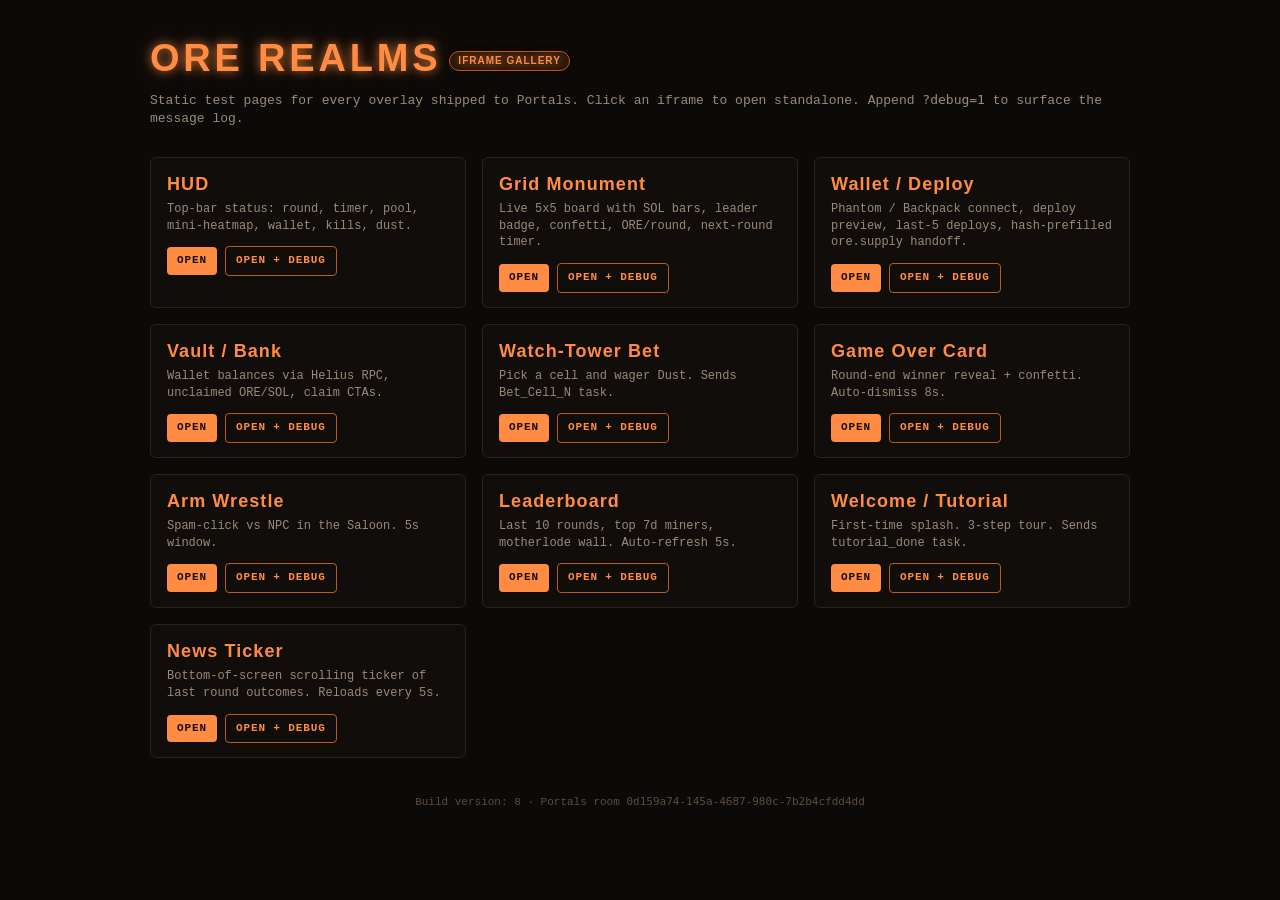
<file: index.html>
<!doctype html>
<html lang="en">
<head>
<meta charset="utf-8">
<meta name="viewport" content="width=device-width,initial-scale=1">
<title>ORE REALMS — Iframe Gallery</title>
<link rel="stylesheet" href="css/hud.css?v=4">
<style>
  body.solid-bg {
    overflow: auto;
    padding: 32px 24px;
  }
  .container {
    max-width: 980px;
    margin: 0 auto;
  }
  h1 {
    font-family: var(--font-display);
    font-size: 38px;
    color: var(--accent-orange);
    text-shadow: var(--glow-orange);
    letter-spacing: 0.1em;
    margin: 0 0 6px 0;
    text-transform: uppercase;
  }
  .sub {
    color: var(--text-dim);
    font-size: 13px;
    margin-bottom: 28px;
  }
  .grid {
    display: grid;
    grid-template-columns: repeat(auto-fill, minmax(260px, 1fr));
    gap: 16px;
  }
  .card {
    background: var(--bg-panel);
    border: 1px solid var(--border-color);
    border-radius: 6px;
    padding: 14px 16px;
    transition: all 0.15s ease;
  }
  .card:hover {
    border-color: var(--accent-orange);
    box-shadow: 0 0 14px rgba(255,140,66,0.25);
    transform: translateY(-2px);
  }
  .card h2 {
    font-family: var(--font-display);
    font-size: 18px;
    margin: 0 0 4px 0;
    color: var(--accent-orange);
    letter-spacing: 0.06em;
  }
  .card p {
    margin: 0 0 12px 0;
    color: var(--text-dim);
    font-size: 12px;
    line-height: 1.4;
  }
  .card .row {
    display: flex;
    gap: 8px;
    flex-wrap: wrap;
  }
  .card a.btn {
    padding: 6px 10px;
    font-size: 11px;
  }
  footer {
    margin-top: 36px;
    color: var(--text-faint);
    font-size: 11px;
    text-align: center;
  }
  .pill {
    display: inline-block;
    padding: 2px 8px;
    background: rgba(255,140,66,0.12);
    color: var(--accent-orange);
    border: 1px solid var(--accent-orange-dim);
    border-radius: 10px;
    font-size: 10px;
    letter-spacing: 0.1em;
    text-transform: uppercase;
    margin-left: 8px;
    vertical-align: middle;
  }
</style>
</head>
<body class="solid-bg">
<div class="container">
  <h1>ORE REALMS<span class="pill">iframe gallery</span></h1>
  <div class="sub">Static test pages for every overlay shipped to Portals. Click an iframe to open standalone. Append <code>?debug=1</code> to surface the message log.</div>

  <div class="grid" id="cards"></div>

  <footer>
    Build version: <span id="ver">…</span> &middot; Portals room <code>0d159a74-145a-4687-980c-7b2b4cfdd4dd</code>
  </footer>
</div>

<script>
  var IFRAMES = [
    { file: 'hud.html',          name: 'HUD',           desc: 'Top-bar status: round, timer, pool, mini-heatmap, wallet, kills, dust.' },
    { file: 'grid.html',         name: 'Grid Monument', desc: 'Live 5x5 board with SOL bars, leader badge, confetti, ORE/round, next-round timer.' },
    { file: 'wallet.html',       name: 'Wallet / Deploy', desc: 'Phantom / Backpack connect, deploy preview, last-5 deploys, hash-prefilled ore.supply handoff.' },
    { file: 'vault.html',        name: 'Vault / Bank',  desc: 'Wallet balances via Helius RPC, unclaimed ORE/SOL, claim CTAs.' },
    { file: 'bet.html',          name: 'Watch-Tower Bet', desc: 'Pick a cell and wager Dust. Sends Bet_Cell_N task.' },
    { file: 'gameover.html?winner=17', name: 'Game Over Card', desc: 'Round-end winner reveal + confetti. Auto-dismiss 8s.' },
    { file: 'arm-wrestle.html',  name: 'Arm Wrestle',   desc: 'Spam-click vs NPC in the Saloon. 5s window.' },
    { file: 'leaderboard.html',  name: 'Leaderboard',   desc: 'Last 10 rounds, top 7d miners, motherlode wall. Auto-refresh 5s.' },
    { file: 'welcome.html',      name: 'Welcome / Tutorial', desc: 'First-time splash. 3-step tour. Sends tutorial_done task.' },
    { file: 'news-ticker.html',  name: 'News Ticker',   desc: 'Bottom-of-screen scrolling ticker of last round outcomes. Reloads every 5s.' }
  ];

  var cards = document.getElementById('cards');
  IFRAMES.forEach(function (it) {
    var d = document.createElement('div');
    d.className = 'card';
    d.innerHTML =
      '<h2>' + it.name + '</h2>' +
      '<p>' + it.desc + '</p>' +
      '<div class="row">' +
      '  <a class="btn" href="' + it.file + '" target="_blank" rel="noopener">Open</a>' +
      '  <a class="btn ghost" href="' + it.file + (it.file.indexOf('?') > -1 ? '&' : '?') + 'debug=1" target="_blank" rel="noopener">Open + debug</a>' +
      '</div>';
    cards.appendChild(d);
  });

  fetch('VERSION?_=' + Date.now()).then(function(r){ return r.text(); }).then(function(t){
    document.getElementById('ver').textContent = (t || '?').trim();
  }).catch(function(){ document.getElementById('ver').textContent = '?'; });
</script>
</body>
</html>
</file>
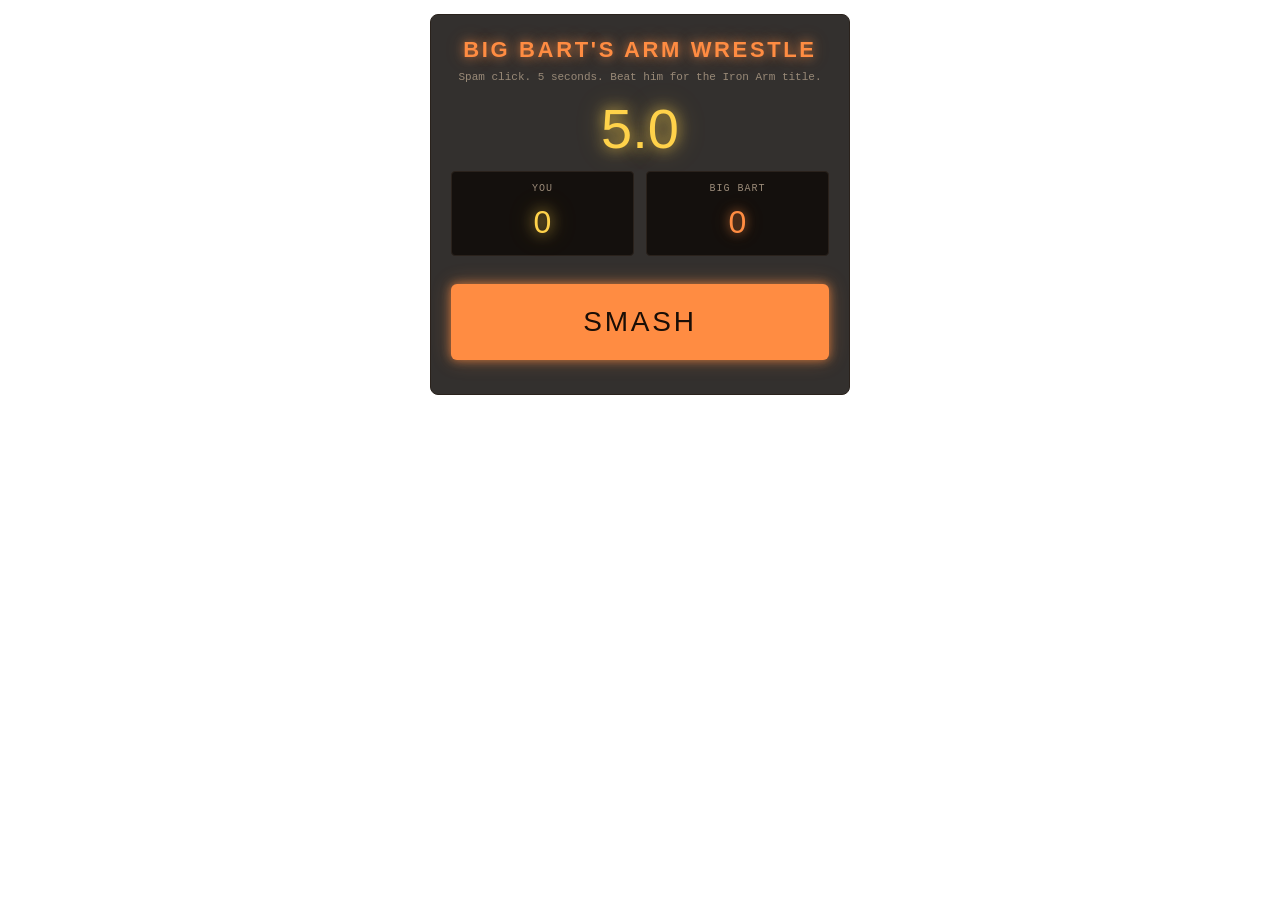
<file: arm-wrestle.html>
<!doctype html>
<html lang="en">
<head>
<meta charset="utf-8">
<meta name="viewport" content="width=device-width,initial-scale=1">
<title>Arm Wrestle — ORE REALMS</title>
<link rel="stylesheet" href="css/hud.css?v=4">
<style>
  body { background: transparent; }
  body.solid-bg { background: var(--bg-obsidian); padding: 20px; }
  .wrap {
    max-width: 420px;
    margin: 14px auto;
    background: var(--bg-panel);
    border: 1px solid var(--border-color);
    border-radius: 8px;
    padding: 20px;
    text-align: center;
    backdrop-filter: blur(8px);
    -webkit-backdrop-filter: blur(8px);
  }
  h2 {
    font-family: var(--font-display);
    color: var(--accent-orange);
    text-shadow: var(--glow-orange);
    font-size: 22px;
    margin: 0 0 4px 0;
    letter-spacing: 0.12em;
    text-transform: uppercase;
  }
  .sub { color: var(--text-dim); font-size: 11px; margin-bottom: 16px; }

  .timer {
    font-family: var(--font-display);
    font-size: 56px;
    color: var(--accent-gold);
    text-shadow: var(--glow-gold);
    line-height: 1;
    margin: 10px 0;
  }
  .timer.urgent { color: var(--accent-red); text-shadow: 0 0 10px var(--accent-red); }

  .scores {
    display: grid;
    grid-template-columns: 1fr 1fr;
    gap: 12px;
    margin: 14px 0;
  }
  .score {
    background: #14100d;
    border: 1px solid var(--border-color);
    border-radius: 4px;
    padding: 10px;
  }
  .score .lbl { font-size: 10px; color: var(--text-dim); letter-spacing: 0.1em; text-transform: uppercase; }
  .score .val { font-family: var(--font-display); font-size: 32px; color: var(--accent-orange); text-shadow: var(--glow-orange); margin-top: 4px; }
  .score.you .val { color: var(--accent-gold); text-shadow: var(--glow-gold); }
  .score.leading { border-color: var(--accent-gold); animation: pulse-bd 0.8s ease-in-out infinite; }
  @keyframes pulse-bd {
    0%,100% { box-shadow: 0 0 0 transparent; }
    50%     { box-shadow: 0 0 12px rgba(255,210,74,0.5); }
  }

  .smash-btn {
    width: 100%;
    padding: 22px;
    background: var(--accent-orange);
    color: #1a0e06;
    border: none;
    border-radius: 6px;
    font-family: var(--font-display);
    font-size: 28px;
    letter-spacing: 0.1em;
    cursor: pointer;
    margin: 14px 0;
    transition: transform 0.05s ease, box-shadow 0.05s ease;
    box-shadow: var(--glow-orange);
  }
  .smash-btn:active { transform: scale(0.96); box-shadow: 0 0 24px var(--accent-gold); background: var(--accent-gold); }
  .smash-btn[disabled] { background: var(--text-faint); color: var(--text-dim); cursor: not-allowed; box-shadow: none; transform: none; }

  .result {
    margin-top: 12px;
    padding: 12px;
    border-radius: 4px;
    font-family: var(--font-display);
    font-size: 20px;
    letter-spacing: 0.08em;
    text-transform: uppercase;
  }
  .result.win  { background: rgba(74,255,138,0.15); color: var(--accent-green); border: 1px solid #2a6a3c; }
  .result.lose { background: rgba(255,58,58,0.15); color: var(--accent-red);   border: 1px solid #6a2a2a; }
  .result.tie  { background: rgba(255,210,74,0.15); color: var(--accent-gold); border: 1px solid #6a5a2a; }
</style>
</head>
<body>
<div class="wrap">
  <h2>Big Bart's Arm Wrestle</h2>
  <div class="sub">Spam click. 5 seconds. Beat him for the Iron Arm title.</div>

  <div class="timer" id="aw-timer">5.0</div>

  <div class="scores">
    <div class="score you" id="aw-you-box"><div class="lbl">You</div><div class="val" id="aw-you">0</div></div>
    <div class="score" id="aw-npc-box"><div class="lbl">Big Bart</div><div class="val" id="aw-npc">0</div></div>
  </div>

  <button class="smash-btn" id="aw-btn">SMASH</button>

  <div class="result hidden" id="aw-result"></div>
</div>

<div id="pb-debug"></div>

<script src="js/portals-bridge.js?v=4"></script>
<script>
  if (location.search.indexOf('debug=1') !== -1) document.body.classList.add('debug');
  if (location.search.indexOf('solid=1') !== -1) document.body.classList.add('solid-bg');

  var elTimer  = document.getElementById('aw-timer');
  var elYou    = document.getElementById('aw-you');
  var elNpc    = document.getElementById('aw-npc');
  var elYouBox = document.getElementById('aw-you-box');
  var elNpcBox = document.getElementById('aw-npc-box');
  var elBtn    = document.getElementById('aw-btn');
  var elResult = document.getElementById('aw-result');

  var DURATION = 5.0; // seconds
  // NPC is tough but beatable. Random clicks-per-second 4..8.
  var NPC_CPS = 4 + Math.random() * 4;

  var state = {
    running: false,
    finished: false,
    startedAt: 0,
    you: 0,
    npc: 0,
    rafId: null
  };

  function setLeading() {
    elYouBox.classList.toggle('leading', state.you > state.npc);
    elNpcBox.classList.toggle('leading', state.npc > state.you);
  }

  function tick() {
    if (!state.running) return;
    var elapsed = (performance.now() - state.startedAt) / 1000;
    var remaining = Math.max(0, DURATION - elapsed);

    // NPC accrues fractionally — round down to integer for display.
    state.npc = Math.floor(NPC_CPS * elapsed);
    elNpc.textContent = state.npc;

    elTimer.textContent = remaining.toFixed(1);
    elTimer.classList.toggle('urgent', remaining < 1.5);

    setLeading();

    if (remaining <= 0) {
      finish();
      return;
    }
    state.rafId = requestAnimationFrame(tick);
  }

  function start() {
    state.running = true;
    state.finished = false;
    state.startedAt = performance.now();
    state.you = 0;
    state.npc = 0;
    elYou.textContent = '0';
    elNpc.textContent = '0';
    elResult.classList.add('hidden');
    elBtn.disabled = false;
    elBtn.textContent = 'SMASH';
    NPC_CPS = 4 + Math.random() * 4;
    PortalsBridge.debugLog('arm-wrestle start, NPC cps=' + NPC_CPS.toFixed(2));
    requestAnimationFrame(tick);
  }

  function finish() {
    state.running = false;
    state.finished = true;
    if (state.rafId) cancelAnimationFrame(state.rafId);
    elBtn.disabled = true;
    elBtn.textContent = 'OVER';
    elTimer.textContent = '0.0';

    var youWon = state.you > state.npc;
    var tied   = state.you === state.npc;

    elResult.classList.remove('hidden', 'win', 'lose', 'tie');
    if (tied) {
      elResult.classList.add('tie');
      elResult.textContent = 'TIE — no title';
    } else if (youWon) {
      elResult.classList.add('win');
      elResult.textContent = 'YOU WIN — Iron Arm earned';
      PortalsBridge.sendRaw('title_ironarm');
      PortalsBridge.sendRaw({ type: 'title_ironarm', winner: 'player', you: state.you, npc: state.npc });
      PortalsBridge.activateTask('ArmWrestle_Player_Win');
    } else {
      elResult.classList.add('lose');
      elResult.textContent = 'BIG BART CRUSHES YOU';
      PortalsBridge.activateTask('ArmWrestle_Npc_Win');
    }
    PortalsBridge.debugLog('arm-wrestle done you=' + state.you + ' npc=' + state.npc);

    // Allow replay
    setTimeout(function () {
      elBtn.disabled = false;
      elBtn.textContent = 'PLAY AGAIN';
    }, 1500);
  }

  function onClick() {
    if (state.finished) {
      start();
      return;
    }
    if (!state.running) {
      start();
    }
    state.you++;
    elYou.textContent = state.you;
    setLeading();
  }

  elBtn.addEventListener('click', onClick);
  // Allow spacebar / enter spam
  document.addEventListener('keydown', function (e) {
    if (e.code === 'Space' || e.code === 'Enter') {
      e.preventDefault();
      onClick();
    }
  });
</script>
</body>
</html>
</file>
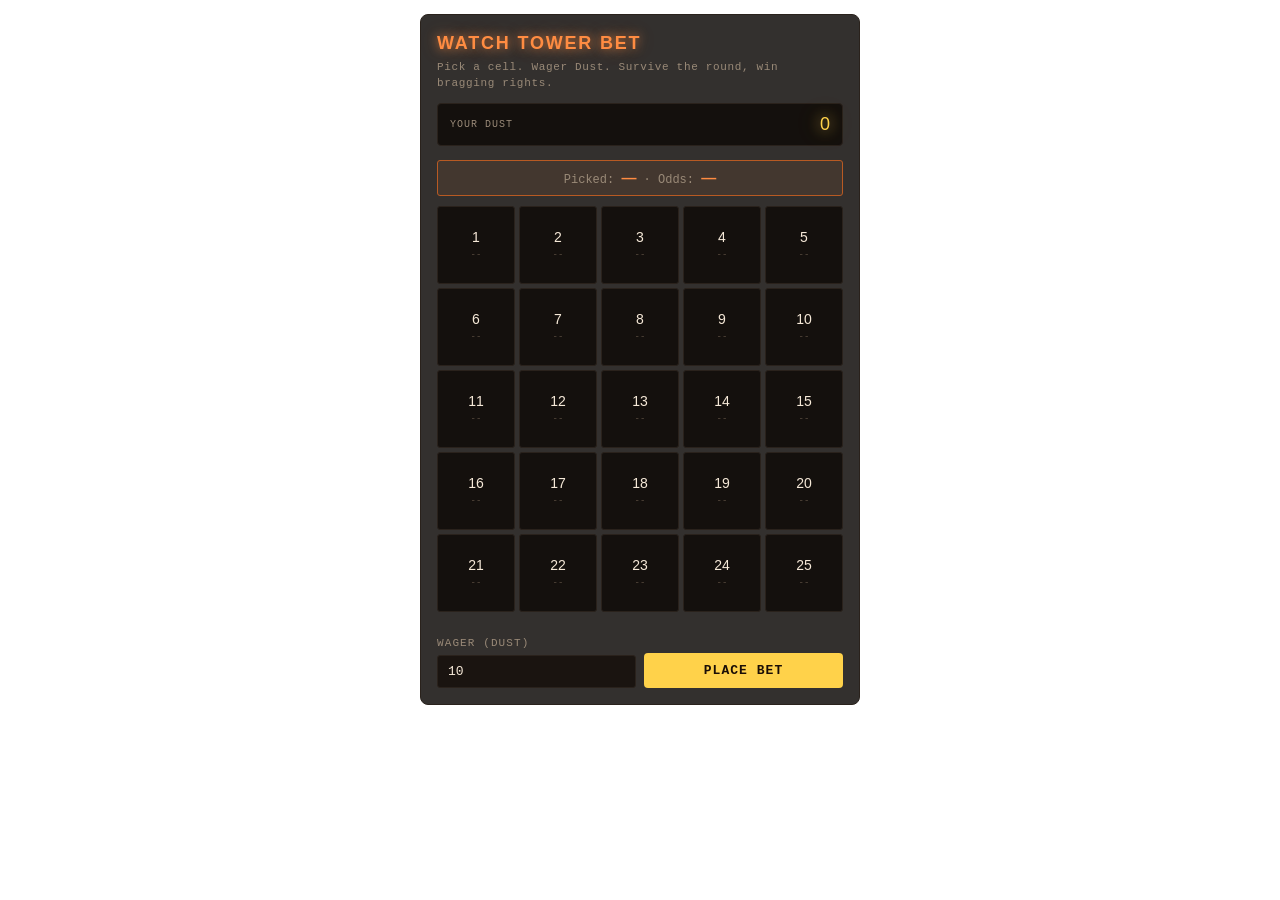
<file: bet.html>
<!doctype html>
<html lang="en">
<head>
<meta charset="utf-8">
<meta name="viewport" content="width=device-width,initial-scale=1">
<title>Watch Tower Bet — ORE REALMS</title>
<link rel="stylesheet" href="css/hud.css?v=4">
<style>
  body { background: transparent; }
  body.solid-bg { background: var(--bg-obsidian); padding: 18px; }
  .wrap {
    max-width: 440px;
    margin: 14px auto;
    background: var(--bg-panel);
    border: 1px solid var(--border-color);
    border-radius: 8px;
    padding: 16px;
    backdrop-filter: blur(8px);
    -webkit-backdrop-filter: blur(8px);
  }
  h2 {
    font-family: var(--font-display);
    color: var(--accent-orange);
    text-shadow: var(--glow-orange);
    font-size: 18px;
    margin: 0 0 4px 0;
    letter-spacing: 0.1em;
    text-transform: uppercase;
  }
  .sub { color: var(--text-dim); font-size: 11px; margin-bottom: 12px; letter-spacing: 0.06em; }

  .dust-bar {
    display: flex; justify-content: space-between; align-items: center;
    background: #14100d;
    border: 1px solid var(--border-color);
    border-radius: 4px;
    padding: 8px 12px;
    margin-bottom: 14px;
  }
  .dust-bar .lbl { font-size: 10px; color: var(--text-dim); letter-spacing: 0.1em; text-transform: uppercase; }
  .dust-bar .val { font-family: var(--font-display); color: var(--accent-gold); font-size: 18px; text-shadow: var(--glow-gold); }

  .bet-grid {
    display: grid;
    grid-template-columns: repeat(5, 1fr);
    gap: 4px;
    margin-bottom: 14px;
  }
  .bet-cell {
    aspect-ratio: 1 / 1;
    background: #14100d;
    border: 1px solid var(--border-color);
    border-radius: 3px;
    display: flex; flex-direction: column; align-items: center; justify-content: center;
    cursor: pointer;
    font-family: var(--font-mono);
    font-size: 12px;
    color: var(--text-dim);
    position: relative;
    transition: all 0.15s ease;
  }
  .bet-cell .idx { font-family: var(--font-display); color: var(--text-primary); font-size: 14px; }
  .bet-cell .odds { font-size: 9px; color: var(--text-faint); margin-top: 2px; }
  .bet-cell:hover { border-color: var(--accent-orange); background: rgba(255,140,66,0.1); }
  .bet-cell.selected {
    background: rgba(255,140,66,0.25);
    border-color: var(--accent-orange);
    box-shadow: 0 0 10px rgba(255,140,66,0.5);
  }
  .bet-cell.selected .idx { color: var(--accent-orange); }
  .bet-cell.hot::after {
    content: '';
    position: absolute;
    top: 2px; right: 2px;
    width: 6px; height: 6px;
    background: var(--accent-orange);
    border-radius: 50%;
    box-shadow: 0 0 6px var(--accent-orange);
  }

  .submit-row { display: grid; grid-template-columns: 1fr 1fr; gap: 8px; align-items: end; }
  .pick-display {
    background: rgba(255,140,66,0.08);
    border: 1px solid var(--accent-orange-dim);
    border-radius: 3px;
    padding: 6px 10px;
    margin-bottom: 10px;
    text-align: center;
    font-size: 12px;
    color: var(--text-dim);
  }
  .pick-display strong { color: var(--accent-orange); font-family: var(--font-display); font-size: 15px; }
  .toast {
    margin-top: 10px;
    padding: 8px;
    background: rgba(74,255,138,0.1);
    color: var(--accent-green);
    border: 1px solid #2a6a3c;
    border-radius: 3px;
    font-size: 11px;
    text-align: center;
  }
</style>
</head>
<body>
<div class="wrap">
  <h2>Watch Tower Bet</h2>
  <div class="sub">Pick a cell. Wager Dust. Survive the round, win bragging rights.</div>

  <div class="dust-bar">
    <span class="lbl">Your Dust</span>
    <span class="val" id="b-dust">0</span>
  </div>

  <div class="pick-display">
    Picked: <strong id="b-pick">—</strong> &middot; Odds: <strong id="b-odds">—</strong>
  </div>

  <div class="bet-grid" id="b-grid"></div>

  <div class="submit-row">
    <div>
      <label for="b-amt">Wager (Dust)</label>
      <input id="b-amt" type="number" min="1" step="1" value="10">
    </div>
    <button class="btn gold" id="b-submit">Place Bet</button>
  </div>

  <div class="toast hidden" id="b-toast"></div>
</div>

<div id="pb-debug"></div>

<script src="js/portals-bridge.js?v=4"></script>
<script src="js/ore-decode.js?v=4"></script>
<script src="js/solana.js?v=4"></script>
<script src="js/ore-client.js?v=4"></script>
<script src="js/sfx.js?v=4"></script>
<script>
  if (location.search.indexOf('debug=1') !== -1) document.body.classList.add('debug');
  if (location.search.indexOf('solid=1') !== -1) document.body.classList.add('solid-bg');

  var elGrid  = document.getElementById('b-grid');
  var elDust  = document.getElementById('b-dust');
  var elPick  = document.getElementById('b-pick');
  var elOdds  = document.getElementById('b-odds');
  var elAmt   = document.getElementById('b-amt');
  var elSubmit = document.getElementById('b-submit');
  var elToast = document.getElementById('b-toast');

  var state = {
    cells: new Array(25).fill(0),
    pickedCell: null, // 1..25
    dust: 0
  };

  // Build cells
  var cellEls = [];
  for (var i = 1; i <= 25; i++) {
    (function (idx) {
      var c = document.createElement('div');
      c.className = 'bet-cell';
      c.innerHTML = '<div class="idx">' + idx + '</div><div class="odds">--</div>';
      c.addEventListener('click', function () { selectCell(idx); });
      elGrid.appendChild(c);
      cellEls.push(c);
    })(i);
  }

  function selectCell(idx) {
    state.pickedCell = idx;
    cellEls.forEach(function (c, i) { c.classList.toggle('selected', (i + 1) === idx); });
    updatePickDisplay();
  }

  function updatePickDisplay() {
    if (!state.pickedCell) {
      elPick.textContent = '—';
      elOdds.textContent = '—';
      return;
    }
    elPick.textContent = 'Cell ' + state.pickedCell;
    var total = state.cells.reduce(function (a, b) { return a + b; }, 0);
    var v = state.cells[state.pickedCell - 1] || 0;
    if (total > 0) {
      var share = v / total;
      var oddsLabel = share > 0
        ? '1 in ' + (share > 0 ? (1 / share).toFixed(1) : '∞')
        : 'long shot';
      elOdds.textContent = oddsLabel;
    } else {
      elOdds.textContent = '—';
    }
  }

  function refreshOdds() {
    var total = state.cells.reduce(function (a, b) { return a + b; }, 0);
    cellEls.forEach(function (c, i) {
      var v = state.cells[i] || 0;
      var oddsEl = c.querySelector('.odds');
      if (total > 0 && v > 0) {
        var pct = (v / total * 100).toFixed(1);
        oddsEl.textContent = pct + '%';
        c.classList.toggle('hot', (v / total) > 0.1);
      } else {
        oddsEl.textContent = '--';
        c.classList.remove('hot');
      }
    });
    updatePickDisplay();
  }

  function showToast(msg, isErr) {
    elToast.textContent = msg;
    elToast.style.background = isErr ? 'rgba(255,58,58,0.15)' : 'rgba(74,255,138,0.1)';
    elToast.style.color = isErr ? 'var(--accent-red)' : 'var(--accent-green)';
    elToast.classList.remove('hidden');
    setTimeout(function () { elToast.classList.add('hidden'); }, 3000);
  }

  elSubmit.addEventListener('click', function () {
    if (!state.pickedCell) { showToast('Pick a cell first.', true); return; }
    var amt = parseInt(elAmt.value, 10);
    if (!amt || amt <= 0) { showToast('Enter wager > 0.', true); return; }
    if (amt > state.dust) { showToast('Not enough Dust.', true); return; }

    PortalsBridge.activateTask('Bet_Cell_' + state.pickedCell);
    PortalsBridge.activateTask('Bet_Placed');
    PortalsBridge.sendRaw({ type: 'bet_placed', cell: state.pickedCell, dust: amt });
    PortalsBridge.debugLog('bet ' + amt + ' dust on cell ' + state.pickedCell);
    showToast('Bet locked in: ' + amt + ' Dust on cell ' + state.pickedCell);
    try { if (window.SFX) SFX.coinDing(); } catch (e) { /* ignore */ }

    // optimistic local debit
    state.dust = Math.max(0, state.dust - amt);
    elDust.textContent = state.dust.toLocaleString();
  });

  // Portals tells us current dust ("dust_120")
  PortalsBridge.onMessage(function (m) {
    if (m.type === 'dust' && m.payload && m.payload[0] != null) {
      var n = Number(m.payload[0]);
      if (isFinite(n)) {
        state.dust = n;
        elDust.textContent = n.toLocaleString();
      }
    }
  });

  // Pull live grid data for odds
  OreClient.startPolling({
    onGrid: function (cells) {
      state.cells = cells.slice(0, 25);
      while (state.cells.length < 25) state.cells.push(0);
      refreshOdds();
    },
    onRound: function (n) {
      PortalsBridge.debugLog('bet round ' + n + ' (clearing pick)');
      state.pickedCell = null;
      cellEls.forEach(function (c) { c.classList.remove('selected'); });
      updatePickDisplay();
    },
    onWinner: function () { /* result handled elsewhere */ }
  });
</script>
</body>
</html>
</file>
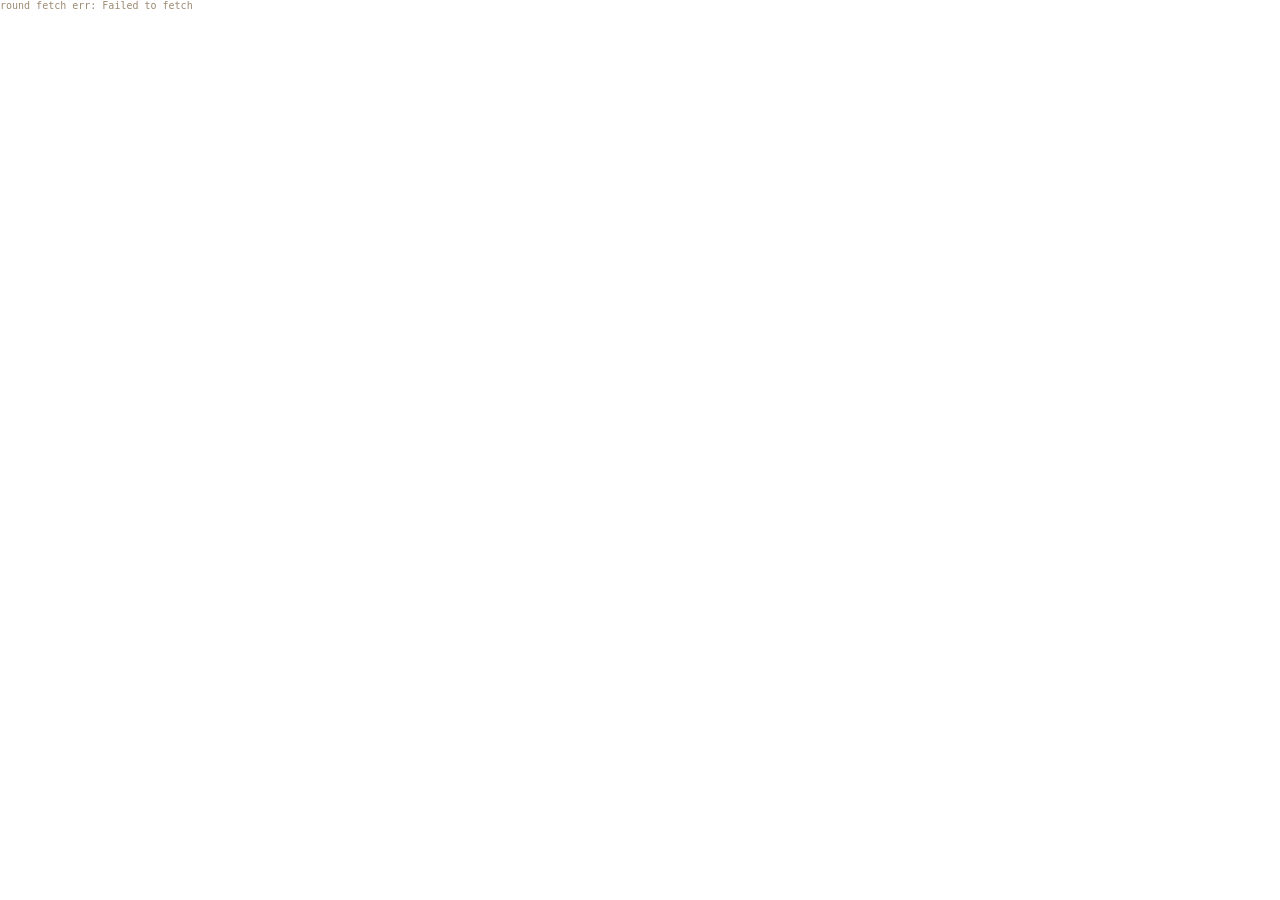
<file: data-bridge.html>
<!doctype html>
<html lang="en">
<head>
<meta charset="utf-8">
<title>ORE Data Bridge</title>
<style>html,body{margin:0;padding:0;background:transparent;color:#9a8a72;font:10px monospace}</style>
</head>
<body>
<div id="status">bridge starting…</div>
<script>
(function(){
  'use strict';

  var API   = 'https://api.ore-stats.com';
  var POLL_ROUND_MS    = 1000;   // /round  — per-cell deployed[], total, miners, slots_remaining (timer source)
  var POLL_PRICES_MS   = 60000;  // /prices — SOL/ORE USD
  var POLL_TREASURY_MS = 60000;  // /treasury — motherlode prize, total staked, etc.
  var SLOT_MS          = 400;    // ~400ms per Solana slot

  var statusEl = document.getElementById('status');
  function log(msg){ try{ statusEl.textContent = msg; console.log('[ore-bridge]', msg); }catch(e){} }

  // Post payload to whoever owns this iframe.
  // We post to parent (displayHtml host), to top, AND to the same-origin sibling iframe
  // "ore_data_holder" which serves as the cross-compartment data channel.
  // Portals' secure-mode JS sandbox can't directly listen to window messages, but it CAN
  // poll the same-origin holder iframe's window.ORE_DATA property via DOM access.
  function post(payload){
    try{ if (parent && parent !== window) parent.postMessage(payload, '*'); }catch(e){}
    try{ if (top    && top    !== window) top.postMessage(payload, '*'); }catch(e){}
    try{
      var siblings = parent && parent.frames;
      if (siblings && siblings.ore_data_holder){
        siblings.ore_data_holder.postMessage(payload, '*');
      }
    } catch(e){}
  }

  var lastRoundId = null;
  var lastCellSol = new Array(25).fill(-1);  // suppress identical re-posts

  // Shared state object — also serialized to window.name as the cross-compartment data channel.
  // Portals' secure sandbox can't receive postMessage (globalThis.onmessage is isolated per compartment),
  // but it CAN read iframe element's name attribute via DOM, which is linked to window.name.
  var BRIDGE_STATE = {
    v: 5,
    ts: 0,
    cells: new Array(25).fill(0),
    miners: new Array(25).fill(0),
    round_id: 0,
    total_deployed: 0,
    round_timer: 0,
    slots_remaining: 0,
    unique_miners: 0,
    last_winner: 0,
    last_winner_round: 0,
    sol_usd: 0,
    ore_usd: 0
  };

  function syncWindowName(){
    try {
      BRIDGE_STATE.ts = (new Date()).getTime();
      window.name = JSON.stringify(BRIDGE_STATE);
    } catch(e){}
  }

  function fetchJson(path){
    return fetch(API + path, { method:'GET', cache:'no-store' })
      .then(function(r){ if(!r.ok) throw new Error('HTTP '+r.status); return r.json(); });
  }

  function tickRound(){
    fetchJson('/round').then(function(j){
      var deployed = Array.isArray(j.deployed) ? j.deployed : [];
      var count    = Array.isArray(j.count)    ? j.count    : [];
      // Per-cell SOL — write to state, and post for legacy postMessage path.
      for (var i = 0; i < 25; i++){
        var sol = (Number(deployed[i]) || 0) / 1e9;
        var rounded = Math.round(sol * 10000) / 10000;   // 4 decimal places of SOL
        BRIDGE_STATE.cells[i]  = rounded;
        BRIDGE_STATE.miners[i] = Number(count[i]) || 0;
        if (rounded !== lastCellSol[i]){
          lastCellSol[i] = rounded;
          post({ kind:'ore_cell', idx:(i+1), sol:rounded, miners:(Number(count[i])||0) });
        }
      }
      // Round-level aggregates
      BRIDGE_STATE.round_id        = Number(j.round_id) || 0;
      BRIDGE_STATE.total_deployed  = (Number(j.total_deployed)||0) / 1e9;
      BRIDGE_STATE.unique_miners   = Number(j.unique_miners) || 0;
      BRIDGE_STATE.slots_remaining = Number(j.slots_remaining) || 0;
      BRIDGE_STATE.round_timer     = Math.max(0, Math.round((Number(j.slots_remaining)||0) * SLOT_MS / 100) / 10);
      post({
        kind: 'ore_round',
        round_id: BRIDGE_STATE.round_id,
        total_deployed: BRIDGE_STATE.total_deployed,
        unique_miners: BRIDGE_STATE.unique_miners,
        slots_remaining: BRIDGE_STATE.slots_remaining,
        round_timer: BRIDGE_STATE.round_timer
      });
      // Round transition detection — look up previous round's winner. API field is "winning_square".
      if (lastRoundId !== null && j.round_id !== lastRoundId){
        var prev = lastRoundId;
        fetchJson('/rounds?per_page=2').then(function(res){
          var rounds = (res && Array.isArray(res.rounds)) ? res.rounds : (Array.isArray(res) ? res : []);
          for (var k = 0; k < rounds.length; k++){
            if (rounds[k] && rounds[k].round_id === prev){
              var winnerCell = Number(rounds[k].winning_square || rounds[k].winner_cell || rounds[k].winning_cell || 0) || 0;
              var motherlodeHit = !!rounds[k].motherlode_hit;
              var topMiner = rounds[k].top_miner || '';
              var totalWinnings = (Number(rounds[k].total_winnings) || 0) / 1e9;
              BRIDGE_STATE.last_winner = winnerCell;
              BRIDGE_STATE.last_winner_round = prev;
              post({ kind:'ore_winner', cell: winnerCell, round: prev, motherlode_hit: motherlodeHit, top_miner: topMiner, total_winnings: totalWinnings });
              syncWindowName();
              break;
            }
          }
        }).catch(function(){});
      }
      lastRoundId = j.round_id;
      syncWindowName();
      log('round '+j.round_id+' pool '+BRIDGE_STATE.total_deployed.toFixed(2)+' SOL  slots '+j.slots_remaining);
    }).catch(function(e){
      log('round fetch err: '+(e && e.message || e));
    });
  }

  function tickPrices(){
    fetchJson('/prices').then(function(j){
      BRIDGE_STATE.sol_usd = Number(j.sol_price_usd) || 0;
      BRIDGE_STATE.ore_usd = Number(j.ore_price_usd) || 0;
      post({
        kind: 'ore_prices',
        sol_usd: BRIDGE_STATE.sol_usd,
        ore_usd: BRIDGE_STATE.ore_usd,
        sol_per_ore: Number(j.sol_per_ore) || 0
      });
      syncWindowName();
    }).catch(function(){});
  }

  function tickTreasury(){
    fetchJson('/treasury').then(function(j){
      // motherlode + total_staked use 1e11 divisor (ORE-scale decimals, not lamports)
      var motherlode  = (Number(j.motherlode) || 0) / 1e11;
      var balance     = (Number(j.balance) || 0) / 1e9;   // balance is SOL lamports
      var totalStaked = (Number(j.total_staked) || 0) / 1e11;
      BRIDGE_STATE.motherlode = motherlode;
      BRIDGE_STATE.treasury_balance = balance;
      BRIDGE_STATE.total_staked = totalStaked;
      post({
        kind: 'ore_treasury',
        motherlode: motherlode,
        balance: balance,
        total_staked: totalStaked
      });
      syncWindowName();
    }).catch(function(){});
  }

  // Kick off immediately, then on intervals.
  tickRound();
  tickPrices();
  tickTreasury();
  setInterval(tickRound,    POLL_ROUND_MS);

  // Fast initial polling for prices and treasury so the parent overlay catches
  // them within seconds of room load, even if it missed the first message.
  // Re-fire every 1s for first 10s, then settle to 60s intervals.
  var __initialBurstCount = 0;
  var __initialBurst = setInterval(function(){
    __initialBurstCount++;
    tickPrices();
    tickTreasury();
    if (__initialBurstCount >= 10) {
      clearInterval(__initialBurst);
      setInterval(tickPrices,   POLL_PRICES_MS);
      setInterval(tickTreasury, POLL_TREASURY_MS);
    }
  }, 1000);

  syncWindowName();
  log('bridge running');
  post({ kind:'ore_bridge_ready', v: 12, ts: (new Date()).toISOString() });
})();
</script>
</body>
</html>
</file>
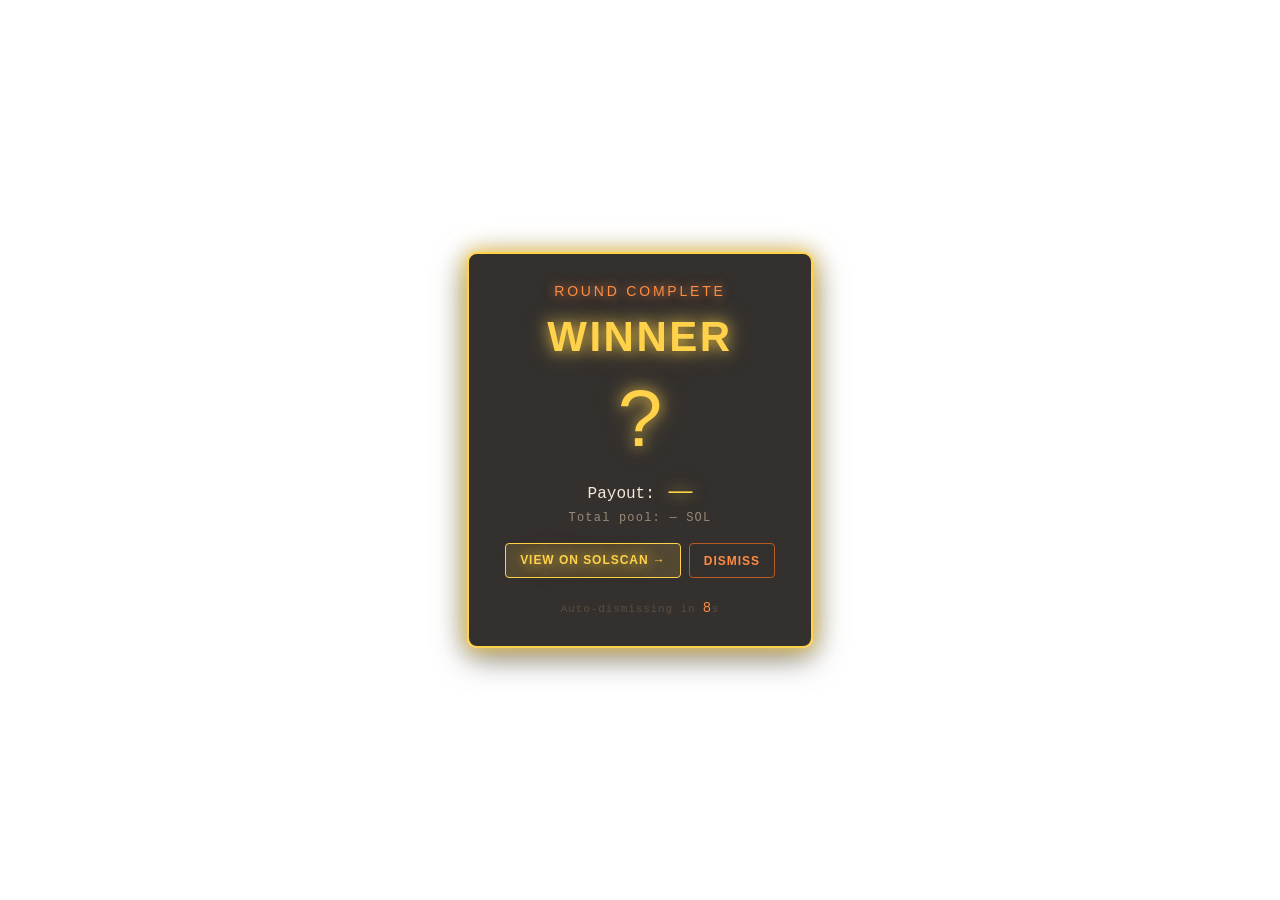
<file: gameover.html>
<!doctype html>
<html lang="en">
<head>
<meta charset="utf-8">
<meta name="viewport" content="width=device-width,initial-scale=1">
<title>Round Result — ORE REALMS</title>
<link rel="stylesheet" href="css/hud.css?v=4">
<style>
  body { background: transparent; }
  body.solid-bg { background: var(--bg-obsidian); }
  .stage {
    position: fixed;
    inset: 0;
    display: flex;
    align-items: center;
    justify-content: center;
    pointer-events: none;
  }
  .card {
    background: var(--bg-panel);
    border: 2px solid var(--accent-gold);
    border-radius: 10px;
    padding: 28px 36px;
    text-align: center;
    box-shadow: var(--glow-gold), 0 8px 32px rgba(0,0,0,0.6);
    pointer-events: auto;
    max-width: 460px;
    animation: card-in 0.5s cubic-bezier(.18,.89,.32,1.28);
    backdrop-filter: blur(8px);
    -webkit-backdrop-filter: blur(8px);
  }
  @keyframes card-in {
    from { transform: scale(0.4) translateY(40px); opacity: 0; }
    to   { transform: scale(1) translateY(0); opacity: 1; }
  }
  .ribbon {
    font-family: var(--font-display);
    color: var(--accent-orange);
    text-shadow: var(--glow-orange);
    font-size: 14px;
    letter-spacing: 0.2em;
    margin-bottom: 6px;
    text-transform: uppercase;
  }
  h1 {
    font-family: var(--font-display);
    color: var(--accent-gold);
    text-shadow: var(--glow-gold);
    font-size: 42px;
    margin: 0 0 10px 0;
    letter-spacing: 0.06em;
    text-transform: uppercase;
  }
  .winner-cell {
    font-family: var(--font-display);
    font-size: 80px;
    color: var(--accent-gold);
    text-shadow: var(--glow-gold);
    line-height: 1;
    margin: 12px 0 14px 0;
  }
  .payout {
    font-family: var(--font-mono);
    font-size: 16px;
    color: var(--text-primary);
    margin: 8px 0 4px 0;
  }
  .payout .val {
    font-family: var(--font-display);
    font-size: 24px;
    color: var(--accent-gold);
    text-shadow: var(--glow-gold);
    margin-left: 4px;
  }
  .pool {
    font-size: 12px;
    color: var(--text-dim);
    letter-spacing: 0.1em;
    margin-top: 4px;
  }
  .dismiss {
    margin-top: 20px;
    font-size: 11px;
    color: var(--text-faint);
    letter-spacing: 0.08em;
  }
  .dismiss .countdown { color: var(--accent-orange); font-family: var(--font-display); font-size: 14px; }

  .actions-row {
    margin-top: 16px;
    display: flex;
    gap: 8px;
    justify-content: center;
    flex-wrap: wrap;
  }
  .actions-row .btn {
    padding: 8px 14px;
    font-size: 12px;
    letter-spacing: 0.08em;
    text-transform: uppercase;
  }
  .actions-row .btn.solscan {
    background: rgba(255,210,74,0.15);
    border: 1px solid var(--accent-gold);
    color: var(--accent-gold);
    text-shadow: var(--glow-gold);
    text-decoration: none;
    border-radius: 4px;
    font-family: var(--font-display);
    cursor: pointer;
    display: inline-block;
  }
  .actions-row .btn.solscan:hover {
    background: rgba(255,210,74,0.3);
    box-shadow: 0 0 12px rgba(255,210,74,0.5);
  }
  .actions-row .btn.dismiss-btn {
    background: transparent;
    border: 1px solid var(--accent-orange-dim);
    color: var(--accent-orange);
    border-radius: 4px;
    font-family: var(--font-display);
    cursor: pointer;
  }
  .actions-row .btn.dismiss-btn:hover {
    background: rgba(255,140,66,0.15);
  }

  /* MOTHERLODE mode */
  .card.motherlode {
    border-color: var(--accent-gold);
    animation: card-in 0.5s cubic-bezier(.18,.89,.32,1.28), motherlode-glow 1s linear infinite;
  }
  @keyframes motherlode-glow {
    0%,100% { box-shadow: 0 0 30px #ff3a3a, 0 0 60px rgba(255,140,66,0.5); }
    25%     { box-shadow: 0 0 30px #ff8c42, 0 0 60px rgba(255,210,74,0.7); }
    50%     { box-shadow: 0 0 30px #ffd24a, 0 0 60px rgba(74,255,138,0.5); }
    75%     { box-shadow: 0 0 30px #b347ff, 0 0 60px rgba(255,58,58,0.6); }
  }

  /* CONFETTI */
  .confetti {
    position: fixed;
    inset: 0;
    overflow: hidden;
    pointer-events: none;
  }
  .conf-piece {
    position: absolute;
    width: 8px;
    height: 14px;
    top: -20px;
    opacity: 0.95;
    transform-origin: center;
    animation: conf-fall linear forwards;
  }
  @keyframes conf-fall {
    0%   { transform: translateY(0) rotate(0deg); }
    100% { transform: translateY(110vh) rotate(720deg); }
  }
</style>
</head>
<body>
<div class="confetti" id="conf"></div>

<div class="stage">
  <div class="card" id="card">
    <div class="ribbon">Round Complete</div>
    <h1 id="r-title">Winner</h1>
    <div class="winner-cell" id="r-cell">--</div>
    <div class="payout">Payout: <span class="val" id="r-payout">—</span></div>
    <div class="pool">Total pool: <span id="r-pool">—</span> SOL</div>
    <div class="actions-row">
      <a class="btn solscan" id="r-solscan" target="_blank" rel="noopener">View on Solscan →</a>
      <button class="btn dismiss-btn" id="r-dismiss-btn" type="button">Dismiss</button>
    </div>
    <div class="dismiss">Auto-dismissing in <span class="countdown" id="r-count">8</span>s</div>
  </div>
</div>

<div id="pb-debug"></div>

<script src="js/portals-bridge.js?v=4"></script>
<script src="js/sfx.js?v=4"></script>
<script>
  if (location.search.indexOf('debug=1') !== -1) document.body.classList.add('debug');
  if (location.search.indexOf('solid=1') !== -1) document.body.classList.add('solid-bg');

  // --- Parse winner from URL ---
  var params = new URLSearchParams(location.search);
  var winnerCell = parseInt(params.get('winner') || '0', 10);
  var motherlode = params.get('motherlode') === '1';
  // Tx signature can be passed as ?txid=<base58 sig> for the Solscan link.
  // If omitted, the button falls back to the program account page.
  var txid = params.get('txid') || params.get('tx') || '';

  var elTitle  = document.getElementById('r-title');
  var elCell   = document.getElementById('r-cell');
  var elPayout = document.getElementById('r-payout');
  var elPool   = document.getElementById('r-pool');
  var elCount  = document.getElementById('r-count');
  var elCard   = document.getElementById('card');
  var elConf   = document.getElementById('conf');
  var elSolscan = document.getElementById('r-solscan');
  var elDismissBtn = document.getElementById('r-dismiss-btn');

  if (winnerCell >= 1 && winnerCell <= 25) {
    elCell.textContent = winnerCell;
  } else {
    elCell.textContent = '?';
  }

  if (motherlode) {
    elTitle.textContent = 'MOTHERLODE!';
    elCard.classList.add('motherlode');
  }

  // Confetti
  var COLORS = ['#ff8c42', '#ffd24a', '#ff3a3a', '#4aff8a', '#42a8ff', '#b347ff'];
  function spawnConfetti(count) {
    for (var i = 0; i < count; i++) {
      var p = document.createElement('div');
      p.className = 'conf-piece';
      p.style.left = (Math.random() * 100) + 'vw';
      p.style.background = COLORS[Math.floor(Math.random() * COLORS.length)];
      p.style.animationDuration = (2.5 + Math.random() * 2.5) + 's';
      p.style.animationDelay = (Math.random() * 0.5) + 's';
      p.style.transform = 'rotate(' + (Math.random() * 360) + 'deg)';
      elConf.appendChild(p);
      // Cleanup
      setTimeout(function (el) { return function () { try { el.remove(); } catch (e) {} }; }(p), 5500);
    }
  }
  spawnConfetti(motherlode ? 320 : 100);
  if (motherlode) {
    // Motherlode confetti boost — extra waves with bigger and longer pieces.
    setTimeout(function () { spawnConfetti(140); }, 500);
    setTimeout(function () { spawnConfetti(140); }, 1000);
    setTimeout(function () { spawnConfetti(120); }, 1600);
    setTimeout(function () { spawnConfetti(100); }, 2400);
  }

  // SFX — fire on load. AudioContext may require user gesture first; SFX
  // module handles that case silently.
  try {
    if (window.SFX) {
      if (motherlode) SFX.motherlodeBang();
      else SFX.winFanfare();
    }
  } catch (e) { /* ignore */ }

  // --- Solscan link ---
  // If we have a tx signature, link to the tx page; otherwise fall back to
  // the ORE program account (which always exists). Mainnet by default.
  var ORE_PROGRAM = 'oreV2ZymfyeXgNgBdqMkumTqqAprVqgBWQfoYkrtKWQ';
  var solscanUrl = txid
    ? ('https://solscan.io/tx/' + encodeURIComponent(txid))
    : ('https://solscan.io/account/' + ORE_PROGRAM);
  elSolscan.href = solscanUrl;
  elSolscan.title = txid ? ('Transaction ' + txid) : 'ORE program account';

  // Manual dismiss — declared here, wired below after `iv` is created.
  var iv = null;
  function manualDismiss() {
    if (iv) { clearInterval(iv); iv = null; }
    PortalsBridge.completeTask('gameover_ready');
    PortalsBridge.activateTask('Gameover_Dismiss');
    PortalsBridge.sendRaw({ type: 'gameover_dismissed', reason: 'manual' });
    elCard.style.transition = 'opacity 0.4s ease, transform 0.4s ease';
    elCard.style.opacity = '0';
    elCard.style.transform = 'scale(0.9)';
  }
  elDismissBtn.addEventListener('click', manualDismiss);

  // Tell Portals we're ready
  PortalsBridge.activateTask('gameover_ready');
  PortalsBridge.sendRaw({ type: 'gameover_ready', winner: winnerCell, motherlode: motherlode });

  // Listen for "scores_<winnerSol>_<totalPool>"
  PortalsBridge.onMessage(function (m) {
    if (m.type === 'scores' && m.payload && m.payload.length >= 2) {
      var winnerSol = Number(m.payload[0]);
      var totalPool = Number(m.payload[1]);
      if (isFinite(winnerSol)) elPayout.textContent = winnerSol.toFixed(3) + ' SOL';
      if (isFinite(totalPool)) elPool.textContent = totalPool.toFixed(3);
    }
  });

  // Auto-dismiss
  var remaining = 8;
  elCount.textContent = remaining;
  iv = setInterval(function () {
    remaining--;
    if (remaining <= 0) {
      clearInterval(iv);
      iv = null;
      PortalsBridge.completeTask('gameover_ready');
      PortalsBridge.activateTask('Gameover_Dismiss');
      PortalsBridge.sendRaw({ type: 'gameover_dismissed', reason: 'timeout' });
      elCard.style.transition = 'opacity 0.4s ease, transform 0.4s ease';
      elCard.style.opacity = '0';
      elCard.style.transform = 'scale(0.9)';
    } else {
      elCount.textContent = remaining;
    }
  }, 1000);
</script>
</body>
</html>
</file>
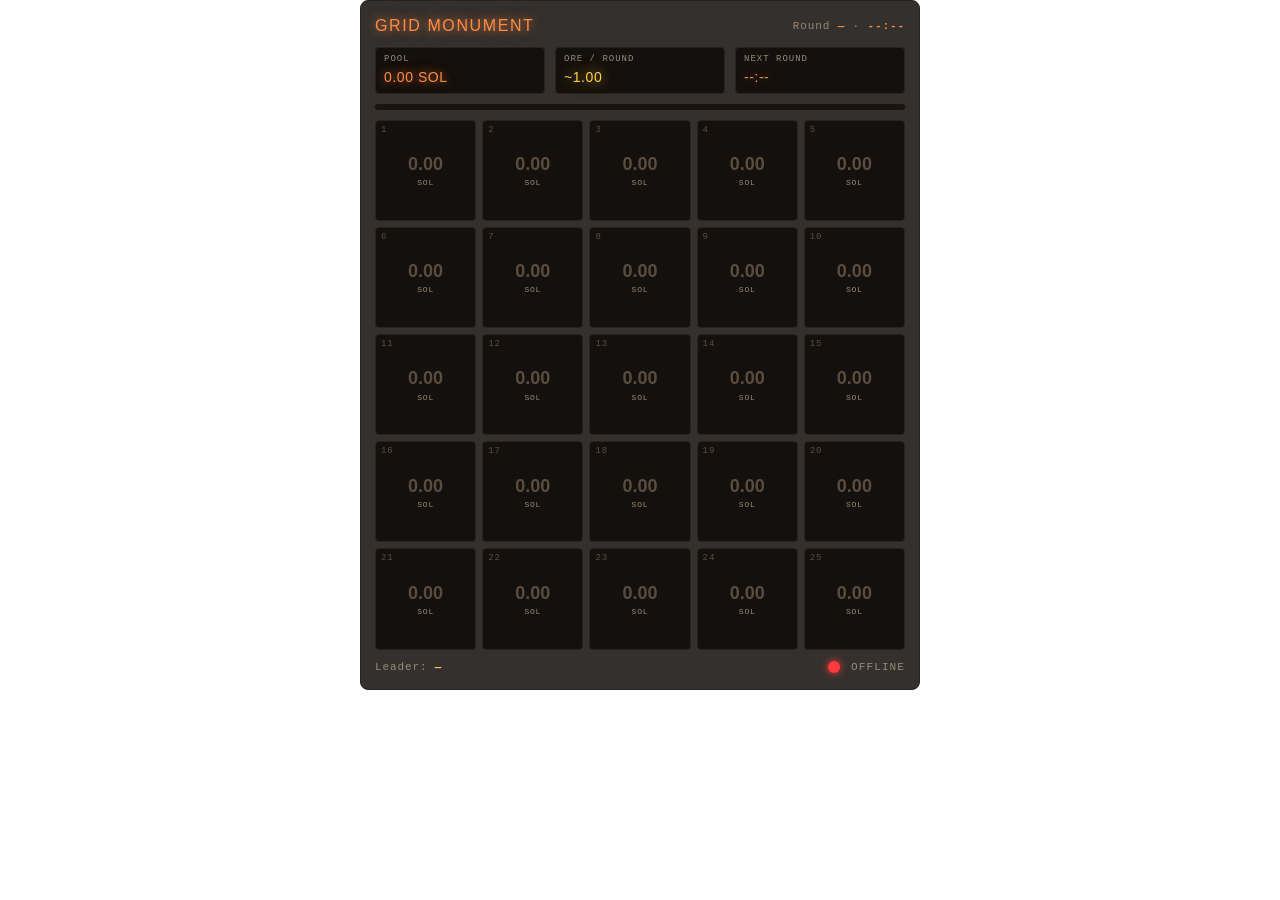
<file: grid.html>
<!doctype html>
<html lang="en">
<head>
<meta charset="utf-8">
<meta name="viewport" content="width=device-width,initial-scale=1">
<title>Grid Monument — ORE REALMS</title>
<link rel="stylesheet" href="css/hud.css?v=4">
<style>
  body { background: transparent; }
  body.solid-bg { background: var(--bg-obsidian); padding: 14px; overflow: auto; }

  .wrap {
    width: 100%;
    max-width: 560px;
    margin: 0 auto;
    background: var(--bg-panel);
    border: 1px solid var(--border-color);
    border-radius: 8px;
    padding: 14px;
    backdrop-filter: blur(8px);
    -webkit-backdrop-filter: blur(8px);
    position: relative;
  }

  .top {
    display: flex; align-items: center; justify-content: space-between;
    margin-bottom: 10px;
  }
  .top .title {
    font-family: var(--font-display);
    color: var(--accent-orange);
    text-shadow: var(--glow-orange);
    font-size: 16px;
    letter-spacing: 0.1em;
  }
  .top .meta {
    font-size: 11px;
    color: var(--text-dim);
    letter-spacing: 0.08em;
  }
  .top .meta strong { color: var(--accent-orange); }

  .header-stats {
    display: flex;
    gap: 10px;
    margin-bottom: 10px;
    font-size: 10px;
    letter-spacing: 0.1em;
    text-transform: uppercase;
    color: var(--text-dim);
  }
  .header-stats .stat {
    flex: 1;
    background: #14100d;
    border: 1px solid var(--border-color);
    border-radius: 4px;
    padding: 5px 8px;
    display: flex;
    flex-direction: column;
    gap: 2px;
  }
  .header-stats .stat .lbl { font-size: 9px; }
  .header-stats .stat .val {
    font-family: var(--font-display);
    font-size: 14px;
    color: var(--accent-orange);
    text-shadow: var(--glow-orange);
    letter-spacing: 0.04em;
  }
  .header-stats .stat .val.gold { color: var(--accent-gold); text-shadow: var(--glow-gold); }
  .header-stats .stat .val.urgent { color: var(--accent-red); animation: pulse-urgent 1s ease-in-out infinite; }

  .timer-row { margin-bottom: 10px; }

  .grid {
    display: grid;
    grid-template-columns: repeat(5, 1fr);
    gap: 6px;
  }

  .cell {
    position: relative;
    aspect-ratio: 1 / 1;
    background: #14100d;
    border: 1px solid #2a221c;
    border-radius: 4px;
    overflow: hidden;
    display: flex;
    flex-direction: column;
    align-items: center;
    justify-content: center;
    transition: box-shadow 0.4s ease, background 0.4s ease, border-color 0.4s ease;
  }
  .cell .idx {
    position: absolute;
    top: 3px;
    left: 5px;
    font-size: 9px;
    color: var(--text-faint);
    letter-spacing: 0.1em;
    z-index: 2;
  }
  .cell .sol {
    font-family: var(--font-display);
    font-size: 18px;
    font-weight: 900;
    color: var(--accent-orange);
    text-shadow: var(--glow-orange);
    z-index: 2;
  }
  .cell .lbl {
    font-size: 8px;
    color: var(--text-dim);
    letter-spacing: 0.1em;
    text-transform: uppercase;
    z-index: 2;
  }
  .cell.empty .sol { color: var(--text-faint); text-shadow: none; }

  /* SOL fill bar at bottom of each cell */
  .cell .fill {
    position: absolute;
    left: 0; right: 0; bottom: 0;
    height: 0%;
    background: linear-gradient(180deg, rgba(255,140,66,0.0) 0%, rgba(255,140,66,0.35) 70%, rgba(255,210,74,0.55) 100%);
    transition: height 0.5s ease;
    z-index: 1;
    pointer-events: none;
  }

  /* Leader badge on cell with the highest SOL this round */
  .cell .leader-badge {
    position: absolute;
    top: 2px;
    right: 3px;
    background: var(--accent-gold);
    color: #1a0e06;
    font-size: 8px;
    font-weight: bold;
    padding: 1px 4px;
    border-radius: 2px;
    letter-spacing: 0.08em;
    display: none;
    z-index: 3;
    box-shadow: 0 0 6px rgba(255,210,74,0.7);
  }
  .cell.leader .leader-badge { display: block; }
  .cell.leader { border-color: var(--accent-gold); }
  .cell.leader .fill {
    background: linear-gradient(180deg, rgba(255,210,74,0.0) 0%, rgba(255,210,74,0.4) 70%, rgba(255,210,74,0.7) 100%);
  }

  .cell.winner {
    background: radial-gradient(circle at center, rgba(255,210,74,0.6), rgba(255,140,66,0.2) 70%, transparent);
    border-color: var(--accent-gold);
    animation: winner-pulse 0.9s ease-in-out infinite;
  }
  .cell.winner .sol { color: var(--accent-gold); text-shadow: var(--glow-gold); }
  @keyframes winner-pulse {
    0%,100% { box-shadow: 0 0 14px var(--accent-gold), 0 0 26px rgba(255,210,74,0.4); }
    50%     { box-shadow: 0 0 26px var(--accent-gold), 0 0 50px rgba(255,210,74,0.7); }
  }

  .cell.motherlode {
    animation: motherlode-pulse 0.8s linear infinite;
    border-color: var(--accent-gold);
  }
  .cell.motherlode .sol { color: white; }
  @keyframes motherlode-pulse {
    0%   { background: #ff3a3a; }
    20%  { background: #ff8c42; }
    40%  { background: #ffd24a; }
    60%  { background: #4aff8a; }
    80%  { background: #42a8ff; }
    100% { background: #b347ff; }
  }

  /* CSS-only confetti burst — appended to the cell when a winner is revealed */
  .confetti-burst {
    position: absolute;
    inset: 0;
    pointer-events: none;
    overflow: visible;
    z-index: 10;
  }
  .confetti-burst .piece {
    position: absolute;
    left: 50%;
    top: 50%;
    width: 6px;
    height: 6px;
    border-radius: 1px;
    transform: translate(-50%, -50%);
    opacity: 0;
    animation: confetti-fly 1.4s ease-out forwards;
  }
  @keyframes confetti-fly {
    0%   { opacity: 1; transform: translate(-50%, -50%) rotate(0deg) scale(1); }
    100% { opacity: 0; transform: translate(calc(-50% + var(--dx)), calc(-50% + var(--dy))) rotate(var(--rot)) scale(0.4); }
  }

  .legend {
    display: flex; justify-content: space-between; align-items: center;
    margin-top: 10px;
    font-size: 11px;
    color: var(--text-dim);
    letter-spacing: 0.08em;
  }
  .legend .src .status-dot { vertical-align: middle; margin-right: 4px; }
  .legend .src .src-name { text-transform: uppercase; letter-spacing: 0.1em; }
  .src-name.live { color: var(--accent-green); }
  .src-name.rpc { color: var(--accent-orange); }
  .src-name.simulated { color: var(--accent-yellow); }
</style>
</head>
<body>
<div class="wrap">
  <div class="top">
    <div class="title">GRID MONUMENT</div>
    <div class="meta">Round <strong id="g-round">—</strong> &middot; <strong id="g-timer">--:--</strong></div>
  </div>

  <div class="header-stats">
    <div class="stat">
      <div class="lbl">Pool</div>
      <div class="val" id="hs-total">0.00 SOL</div>
    </div>
    <div class="stat">
      <div class="lbl">ORE / Round</div>
      <div class="val gold" id="hs-ore">~1.00</div>
    </div>
    <div class="stat">
      <div class="lbl">Next Round</div>
      <div class="val" id="hs-next">--:--</div>
    </div>
  </div>

  <div class="timer-row">
    <div class="timer-bar"><div class="timer-bar-fill" id="g-bar" style="width:0%"></div></div>
  </div>

  <div class="grid" id="g-grid"></div>

  <div class="legend">
    <div>Leader: <strong class="text-gold" id="g-leader">—</strong></div>
    <div class="src">
      <span class="status-dot offline" id="g-dot"></span>
      <span id="g-src" class="src-name">offline</span>
    </div>
  </div>
</div>

<div id="pb-debug"></div>

<script src="js/portals-bridge.js?v=4"></script>
<script src="js/ore-decode.js?v=4"></script>
<script src="js/solana.js?v=4"></script>
<script src="js/ore-client.js?v=4"></script>
<script src="js/sfx.js?v=4"></script>
<script>
  if (location.search.indexOf('debug=1') !== -1) document.body.classList.add('debug');
  if (location.search.indexOf('solid=1') !== -1) document.body.classList.add('solid-bg');

  var ROUND_LENGTH = 60;
  // Per ore-protocol.md: ≈1 ORE/min issuance to the winning square (split by stake).
  var ORE_PER_ROUND = 1.0;

  var CONFETTI_COLORS = ['#ffd24a', '#ff8c42', '#4aff8a', '#42a8ff', '#b347ff', '#ff3a3a'];

  // Build 25 cells
  var gridEl = document.getElementById('g-grid');
  var cellEls = [];
  for (var i = 0; i < 25; i++) {
    var c = document.createElement('div');
    c.className = 'cell empty';
    c.dataset.idx = String(i);
    c.innerHTML =
      '<div class="fill"></div>' +
      '<div class="leader-badge">LEAD</div>' +
      '<div class="idx">' + (i + 1) + '</div>' +
      '<div class="sol">0.00</div>' +
      '<div class="lbl">SOL</div>';
    gridEl.appendChild(c);
    cellEls.push(c);
  }

  var elRound  = document.getElementById('g-round');
  var elTimer  = document.getElementById('g-timer');
  var elBar    = document.getElementById('g-bar');
  var elTotal  = document.getElementById('hs-total');
  var elOreR   = document.getElementById('hs-ore');
  var elNext   = document.getElementById('hs-next');
  var elLeader = document.getElementById('g-leader');
  var elSrc    = document.getElementById('g-src');
  var elDot    = document.getElementById('g-dot');

  var state = {
    round: null,
    winnerCell: null,
    motherlode: false,
    lastReportedRound: -1,
    lastReportedWinner: -1,
    lastTickSec: -1
  };

  function fmtTime(sec) {
    sec = Math.max(0, Math.floor(sec));
    var m = Math.floor(sec / 60);
    var s = sec % 60;
    return (m < 10 ? '0' : '') + m + ':' + (s < 10 ? '0' : '') + s;
  }

  function updateGrid(values) {
    var total = 0;
    var max = 0;
    var maxIdx = -1;
    for (var i = 0; i < values.length; i++) {
      total += values[i];
      if (values[i] > max) { max = values[i]; maxIdx = i; }
    }
    for (var j = 0; j < 25; j++) {
      var v = values[j] || 0;
      var solEl = cellEls[j].querySelector('.sol');
      var fillEl = cellEls[j].querySelector('.fill');
      solEl.textContent = v.toFixed(2);
      cellEls[j].classList.toggle('empty', v < 0.001);
      // Fill bar proportional to share of total pool (not max — more meaningful)
      var share = total > 0 ? (v / total) : 0;
      fillEl.style.height = (Math.min(1, share * 4) * 100).toFixed(1) + '%';
      // Glow proportional to share of max
      var intensity = max > 0 ? (v / max) : 0;
      var glow = Math.round(intensity * 22);
      cellEls[j].style.boxShadow = intensity > 0.05
        ? '0 0 ' + glow + 'px rgba(255,140,66,' + (0.3 + intensity * 0.6).toFixed(2) + ')'
        : 'none';
      cellEls[j].classList.toggle('leader', j === maxIdx && v > 0.001);
    }
    elTotal.textContent = total.toFixed(2) + ' SOL';
    elLeader.textContent = (maxIdx >= 0 && max > 0.001) ? ('Cell ' + (maxIdx + 1) + ' (' + max.toFixed(2) + ')') : '—';
  }

  function applyWinnerStyling() {
    cellEls.forEach(function (c, i) {
      c.classList.remove('winner', 'motherlode');
      if (state.winnerCell && (i + 1) === state.winnerCell) {
        if (state.motherlode) c.classList.add('motherlode');
        else c.classList.add('winner');
        fireConfetti(c);
      }
    });
  }

  function fireConfetti(cellEl) {
    // Pure-CSS confetti — 18 pieces flying out from cell center.
    var old = cellEl.querySelector('.confetti-burst');
    if (old) old.remove();
    var burst = document.createElement('div');
    burst.className = 'confetti-burst';
    for (var k = 0; k < 18; k++) {
      var p = document.createElement('span');
      p.className = 'piece';
      var angle = Math.random() * Math.PI * 2;
      var dist = 30 + Math.random() * 50;
      var dx = Math.cos(angle) * dist;
      var dy = Math.sin(angle) * dist;
      var rot = (Math.random() * 720 - 360) + 'deg';
      var color = CONFETTI_COLORS[k % CONFETTI_COLORS.length];
      p.style.background = color;
      p.style.setProperty('--dx', dx.toFixed(1) + 'px');
      p.style.setProperty('--dy', dy.toFixed(1) + 'px');
      p.style.setProperty('--rot', rot);
      p.style.animationDelay = (Math.random() * 0.15).toFixed(2) + 's';
      burst.appendChild(p);
    }
    cellEl.appendChild(burst);
    // Clean up after animation
    setTimeout(function () { try { burst.remove(); } catch (e) {} }, 1800);
  }

  function resetVisualForNewRound() {
    state.winnerCell = null;
    state.motherlode = false;
    cellEls.forEach(function (c) {
      c.classList.remove('winner', 'motherlode', 'leader');
      c.style.boxShadow = 'none';
      var b = c.querySelector('.confetti-burst');
      if (b) b.remove();
    });
  }

  function setSource(src) {
    var name = src || 'offline';
    elSrc.textContent = name;
    elSrc.className = 'src-name ' + name;
    elDot.className = 'status-dot ' +
      (src === 'live' || src === 'rpc' ? 'connected' : src === 'simulated' ? 'simulated' : 'offline');
  }

  // -------- ORE client wiring --------
  OreClient.startPolling({
    onGrid: function (cells) {
      updateGrid(cells);
    },
    onRound: function (n) {
      if (state.lastReportedRound !== -1 && n !== state.lastReportedRound) {
        resetVisualForNewRound();
        PortalsBridge.activateTask('Round_Reset');
        PortalsBridge.debugLog('round transition ' + state.lastReportedRound + ' -> ' + n + ' (sent Round_Reset)');
      }
      state.lastReportedRound = n;
      state.round = n;
      elRound.textContent = '#' + n;
    },
    onTimer: function (sec) {
      elTimer.textContent = fmtTime(sec);
      elNext.textContent = fmtTime(sec);
      var pct = Math.max(0, Math.min(100, (sec / ROUND_LENGTH) * 100));
      elBar.style.width = pct + '%';
      var urgent = sec <= 10 && sec > 0;
      elBar.classList.toggle('urgent', urgent);
      // also tint header next-timer red in last 10s
      var nextEl = document.getElementById('hs-next');
      if (urgent) nextEl.classList.add('urgent'); else nextEl.classList.remove('urgent');
      // SFX: tick once per second in the final 10 seconds
      var secInt = Math.floor(sec);
      if (urgent && secInt !== state.lastTickSec) {
        state.lastTickSec = secInt;
        try { if (window.SFX) SFX.roundTick(); } catch (e) { /* ignore */ }
      }
      if (!urgent) state.lastTickSec = -1;
    },
    onWinner: function (idx, motherlode) {
      var sig = (state.round || 0) * 100 + idx;
      if (state.lastReportedWinner === sig) return;
      state.lastReportedWinner = sig;

      state.winnerCell = idx;
      state.motherlode = !!motherlode;
      applyWinnerStyling();

      var taskName = 'Round_Reveal_Cell_' + idx;
      PortalsBridge.activateTask(taskName);
      if (motherlode) PortalsBridge.activateTask('Motherlode_Burst');
      PortalsBridge.debugLog('winner ' + idx + (motherlode ? ' MOTHERLODE' : '') + ' -> activated ' + taskName);
      try {
        if (window.SFX) {
          if (motherlode) SFX.motherlodeBang();
          else SFX.winFanfare();
        }
      } catch (e) { /* ignore */ }
    },
    onSource: setSource
  });

  // Listen for any direct grid pushes from Portals as well.
  PortalsBridge.onMessage(function (m) {
    if (m.type === 'grid' && m.payload && m.payload.length >= 25) {
      var values = m.payload.slice(0, 25).map(function (v) { return Number(v) || 0; });
      updateGrid(values);
    }
    if (m.type === 'winner' && m.payload && m.payload[0] != null) {
      var idx = Number(m.payload[0]);
      var ml = (m.payload[1] != null) ? !!Number(m.payload[1]) : false;
      state.winnerCell = idx;
      state.motherlode = ml;
      applyWinnerStyling();
    }
    if (m.type === 'motherlode' && m.payload && m.payload[0]) {
      state.motherlode = !!Number(m.payload[0]);
      applyWinnerStyling();
    }
    if (m.type === 'round' && m.payload && m.payload[0]) {
      elRound.textContent = '#' + Number(m.payload[0]);
    }
  });

  // Static: show ORE/round (this is a protocol constant).
  elOreR.textContent = '~' + ORE_PER_ROUND.toFixed(2);
</script>
</body>
</html>
</file>
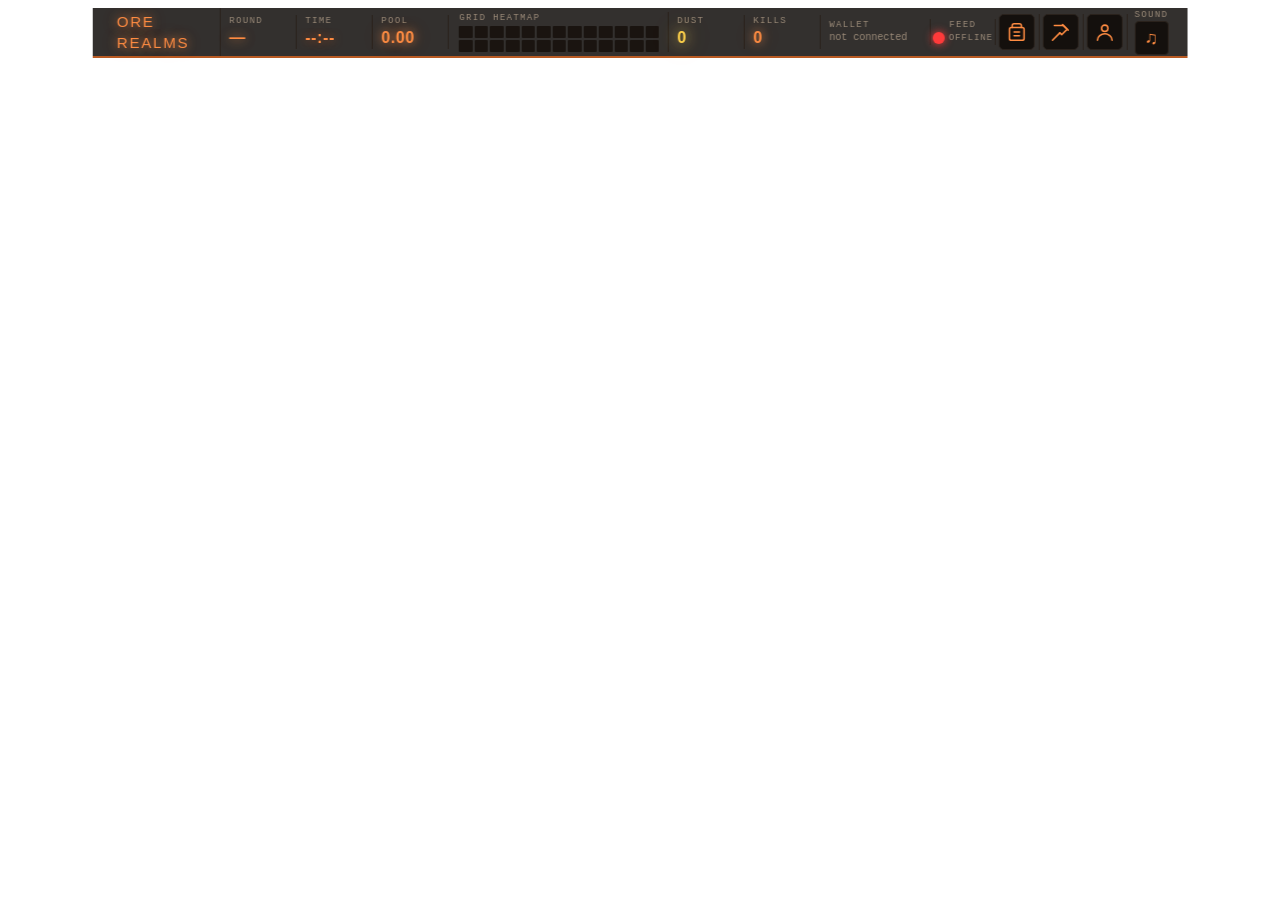
<file: hud.html>
<!doctype html>
<html lang="en">
<head>
<meta charset="utf-8">
<meta name="viewport" content="width=device-width,initial-scale=1">
<title>HUD — ORE REALMS</title>
<link rel="stylesheet" href="css/hud.css?v=8">
<style>
  /* HUD is overlay-style: transparent body, fixed compact bar. */
  body { background: transparent; }
  .hud-wrap {
    position: fixed;
    top: 8px;
    left: 50%;
    transform: translateX(-50%);
    min-width: 1080px;
  }
  .hud-bar {
    height: 50px;
    padding: 0 12px;
  }
  .brand {
    font-family: var(--font-display);
    color: var(--accent-orange);
    text-shadow: var(--glow-orange);
    font-size: 15px;
    letter-spacing: 0.12em;
    padding: 0 12px;
    border-right: 1px solid var(--border-color);
    height: 100%;
    display: flex;
    align-items: center;
  }
  .hud-cell {
    min-width: 76px;
    padding: 0 8px;
  }
  .hud-label { font-size: 9px; }
  .hud-value { font-size: 16px; }
  .conn-cell {
    min-width: 64px;
    align-items: center;
  }
  .conn-cell .conn-row {
    display: flex; align-items: center; gap: 4px;
  }
  .conn-cell .status-text {
    font-size: 9px;
    color: var(--text-dim);
    letter-spacing: 0.1em;
    text-transform: uppercase;
  }
  .status-text.live { color: var(--accent-green); }
  .status-text.rpc { color: var(--accent-orange); }
  .status-text.simulated, .status-text.sim { color: var(--accent-yellow); }

  /* Mini-grid heatmap — 25 dots in 5x5 in 200x40 area */
  .mini-cell-wrap {
    display: flex;
    flex-direction: column;
    align-items: flex-start;
    padding: 0 10px;
    border-right: 1px solid var(--border-color);
    min-width: 220px;
  }
  .mini-grid {
    display: grid;
    grid-template-columns: repeat(13, 1fr);
    grid-template-rows: repeat(2, 1fr);
    gap: 2px;
    width: 200px;
    height: 26px;
    margin-top: 2px;
  }
  /* 25 cells but with 13 cols x 2 rows we have 26 slots — we'll only use 25, leaving last blank */
  .mini-grid .mc {
    background: #1a1410;
    border-radius: 1px;
    transition: background 0.4s ease, box-shadow 0.4s ease;
  }
  .mini-grid .mc.empty { background: #1a1410; }
  .mini-grid .mc.lead { box-shadow: 0 0 4px var(--accent-gold); }
  .mini-grid .mc.winner { background: var(--accent-gold); box-shadow: 0 0 6px var(--accent-gold); }

  .wallet-cell { min-width: 110px; }
  .wallet-cell .addr {
    font-family: var(--font-mono);
    font-size: 10px;
    color: var(--text-dim);
    letter-spacing: 0;
  }
  .wallet-cell .addr.connected { color: var(--accent-green); }

  /* Mute toggle button — sits at the right edge of the HUD. */
  .mute-cell {
    min-width: 48px;
    padding: 0 8px;
    display: flex;
    align-items: center;
    justify-content: center;
  }
  .mute-btn {
    width: 34px;
    height: 34px;
    border-radius: 4px;
    background: #14100d;
    border: 1px solid var(--border-color);
    color: var(--accent-orange);
    font-size: 16px;
    line-height: 1;
    cursor: pointer;
    display: flex;
    align-items: center;
    justify-content: center;
    transition: all 0.15s ease;
    padding: 0;
    font-family: var(--font-display);
  }
  .mute-btn:hover {
    border-color: var(--accent-orange);
    box-shadow: 0 0 8px rgba(255,140,66,0.45);
  }
  .mute-btn.muted {
    color: var(--text-faint);
    border-color: #2a221c;
  }
  .mute-btn.muted:hover {
    color: var(--accent-orange);
  }

  /* Overlay-toggle buttons (backpack / talents / character). Sit just to the
     left of the mute button. They share the mute-btn visual but use 36x36 so
     the embedded SVG glyphs read cleanly. */
  .ui-cell {
    min-width: 44px;
    padding: 0 4px;
    display: flex;
    align-items: center;
    justify-content: center;
    border-right: 1px solid var(--border-color);
  }
  .ui-btn {
    width: 36px;
    height: 36px;
    border-radius: 5px;
    background: #14100d;
    border: 1px solid var(--border-color);
    color: var(--accent-orange);
    cursor: pointer;
    display: flex;
    align-items: center;
    justify-content: center;
    transition: all 0.15s ease;
    padding: 0;
  }
  .ui-btn:hover {
    border-color: var(--accent-orange);
    color: var(--accent-gold);
    box-shadow: 0 0 8px rgba(255,140,66,0.45);
  }
  .ui-btn.active {
    border-color: var(--accent-gold);
    color: var(--accent-gold);
    box-shadow: 0 0 10px rgba(255,210,74,0.7);
  }
  .ui-btn svg {
    width: 22px; height: 22px;
    stroke: currentColor; fill: none;
    stroke-width: 1.7; stroke-linecap: round; stroke-linejoin: round;
  }
</style>
</head>
<body>
<div class="hud-wrap">
  <div class="hud-bar">
    <div class="brand">ORE REALMS</div>

    <div class="hud-cell">
      <div class="hud-label">Round</div>
      <div class="hud-value" id="hud-round">—</div>
    </div>

    <div class="hud-cell">
      <div class="hud-label">Time</div>
      <div class="hud-value" id="hud-timer">--:--</div>
    </div>

    <div class="hud-cell">
      <div class="hud-label">Pool</div>
      <div class="hud-value" id="hud-sol">0.00</div>
    </div>

    <div class="mini-cell-wrap">
      <div class="hud-label">Grid Heatmap</div>
      <div class="mini-grid" id="hud-mini"></div>
    </div>

    <div class="hud-cell">
      <div class="hud-label">Dust</div>
      <div class="hud-value gold" id="hud-dust">0</div>
    </div>

    <div class="hud-cell">
      <div class="hud-label">Kills</div>
      <div class="hud-value" id="hud-kills">0</div>
    </div>

    <div class="hud-cell wallet-cell">
      <div class="hud-label">Wallet</div>
      <div class="addr" id="hud-wallet">not connected</div>
    </div>

    <div class="hud-cell conn-cell">
      <div class="hud-label">Feed</div>
      <div class="conn-row">
        <span class="status-dot offline" id="hud-dot"></span>
        <span class="status-text" id="hud-status">offline</span>
      </div>
    </div>

    <div class="hud-cell ui-cell" title="Backpack (B)">
      <button class="ui-btn" id="btn-bag" type="button" aria-label="Open backpack">
        <!-- backpack: rounded rectangle with strap and handle -->
        <svg viewBox="0 0 24 24"><path d="M7 7 V5 a2 2 0 0 1 2-2 h6 a2 2 0 0 1 2 2 V7"></path><rect x="4" y="7" width="16" height="14" rx="2"></rect><path d="M9 12 h6 M9 16 h6"></path></svg>
      </button>
    </div>

    <div class="hud-cell ui-cell" title="Professions (P)">
      <button class="ui-btn" id="btn-talents" type="button" aria-label="Open professions">
        <!-- talents: pickaxe + hammer crossed -->
        <svg viewBox="0 0 24 24"><path d="M3 21 L11 13"></path><path d="M5 5 L15 5 L19 9"></path><path d="M14 4 L20 10"></path><path d="M11 13 L13 15 L18 10"></path></svg>
      </button>
    </div>

    <div class="hud-cell ui-cell" title="Character (C)">
      <button class="ui-btn" id="btn-char" type="button" aria-label="Open character">
        <!-- character: head and shoulders -->
        <svg viewBox="0 0 24 24"><circle cx="12" cy="8" r="3.5"></circle><path d="M4 21 c0-4 4-7 8-7 s8 3 8 7"></path></svg>
      </button>
    </div>

    <div class="hud-cell mute-cell">
      <div class="hud-label">Sound</div>
      <button class="mute-btn" id="hud-mute" type="button" title="Toggle sound" aria-label="Toggle sound"></button>
    </div>
  </div>
</div>

<div id="pb-debug"></div>

<script src="js/portals-bridge.js?v=8"></script>
<script src="js/ore-decode.js?v=4"></script>
<script src="js/solana.js?v=4"></script>
<script src="js/ore-client.js?v=4"></script>
<script src="js/sfx.js?v=4"></script>
<script>
  if (location.search.indexOf('debug=1') !== -1) document.body.classList.add('debug');

  var elRound  = document.getElementById('hud-round');
  var elTimer  = document.getElementById('hud-timer');
  var elSol    = document.getElementById('hud-sol');
  var elDust   = document.getElementById('hud-dust');
  var elKills  = document.getElementById('hud-kills');
  var elWallet = document.getElementById('hud-wallet');
  var elDot    = document.getElementById('hud-dot');
  var elStatus = document.getElementById('hud-status');
  var elMini   = document.getElementById('hud-mini');
  var elMute   = document.getElementById('hud-mute');

  // --- Mute toggle wiring ---
  // Plain ASCII-safe glyphs that render in any font (Portals sandbox can be
  // picky about emoji). "♪" is in basic Unicode and renders everywhere; for
  // muted state we draw "OFF" in small caps.
  function syncMuteIcon() {
    if (!window.SFX) return;
    if (SFX.muted) {
      elMute.classList.add('muted');
      elMute.innerHTML = '<span style="font-size:9px;letter-spacing:0.05em">OFF</span>';
      elMute.title = 'Sound muted, click to unmute';
    } else {
      elMute.classList.remove('muted');
      elMute.innerHTML = '<span style="font-size:18px;line-height:1">&#9835;</span>';
      elMute.title = 'Sound on, click to mute';
    }
  }
  elMute.addEventListener('click', function () {
    if (!window.SFX) return;
    var nowMuted = SFX.toggleMuted();
    syncMuteIcon();
    // Audible feedback: a tiny ding when we un-mute, so the user hears it work.
    if (!nowMuted) {
      try { SFX.resume(); SFX.coinDing(); } catch (e) { /* ignore */ }
    }
  });
  syncMuteIcon();

  // --- Overlay-toggle buttons (Backpack / Talents / Character) ---
  // The overlay iframe (overlay.html, hosted in its own cube) listens for these
  // underscore messages and shows the matching tab. Clicking the already-active
  // button closes the overlay.
  var btnBag = document.getElementById('btn-bag');
  var btnTal = document.getElementById('btn-talents');
  var btnChr = document.getElementById('btn-char');
  var activeTab = null;
  function setActive(which) {
    activeTab = which;
    btnBag.classList.toggle('active', which === 'bag');
    btnTal.classList.toggle('active', which === 'talents');
    btnChr.classList.toggle('active', which === 'char');
  }
  // Toggling the overlay goes through a Portals task per panel. The task in
  // the room flips the right variable and uses DisplayHTMLContent to push the
  // matching underscore message into the overlay iframe.
  function openOrToggle(which, taskName) {
    if (activeTab === which) {
      PortalsBridge.activateTask('CloseOverlay');
      setActive(null);
    } else {
      PortalsBridge.activateTask(taskName);
      setActive(which);
      try { SFX && SFX.coinDing && SFX.coinDing(); } catch (e) {}
    }
  }
  btnBag.addEventListener('click', function () { openOrToggle('bag',     'OpenInventory'); });
  btnTal.addEventListener('click', function () { openOrToggle('talents', 'OpenTalents');   });
  btnChr.addEventListener('click', function () { openOrToggle('char',    'OpenCharacter'); });

  // Keyboard shortcuts: B / P / C / Escape — match WoW defaults.
  // Only fire when no input element is focused.
  document.addEventListener('keydown', function (e) {
    if (e.target && /input|textarea/i.test(e.target.tagName)) return;
    var k = (e.key || '').toLowerCase();
    if (k === 'b') openOrToggle('bag',     'OpenInventory');
    if (k === 'p') openOrToggle('talents', 'OpenTalents');
    if (k === 'c') openOrToggle('char',    'OpenCharacter');
    if (k === 'escape') { PortalsBridge.activateTask('CloseOverlay'); setActive(null); }
  });

  // Build 25 mini cells + 1 blank
  var miniCells = [];
  for (var i = 0; i < 26; i++) {
    var mc = document.createElement('div');
    mc.className = 'mc empty';
    elMini.appendChild(mc);
    if (i < 25) miniCells.push(mc);
  }

  function fmtTime(sec) {
    sec = Math.max(0, Math.floor(sec));
    var m = Math.floor(sec / 60);
    var s = sec % 60;
    return (m < 10 ? '0' : '') + m + ':' + (s < 10 ? '0' : '') + s;
  }

  function setStatus(label, cls) {
    elDot.className = 'status-dot ' + cls;
    elStatus.className = 'status-text ' + cls;
    elStatus.textContent = label;
  }

  function shorten(s) {
    if (!s) return '';
    if (s.length <= 12) return s;
    return s.slice(0, 4) + '…' + s.slice(-4);
  }

  // Heatmap colors interpolated between dark-red, orange, gold based on share.
  function shareColor(share) {
    // share in [0, 1]. Map to a hex color along a 3-stop gradient.
    if (share <= 0) return '#1a1410';
    var stops = [
      { p: 0.0,  c: [42, 34, 28] },     // very dim
      { p: 0.15, c: [80, 35, 20] },
      { p: 0.4,  c: [255, 140, 66] },
      { p: 1.0,  c: [255, 210, 74] }
    ];
    for (var i = 0; i < stops.length - 1; i++) {
      var a = stops[i], b = stops[i + 1];
      if (share >= a.p && share <= b.p) {
        var t = (share - a.p) / (b.p - a.p);
        var rgb = [
          Math.round(a.c[0] + (b.c[0] - a.c[0]) * t),
          Math.round(a.c[1] + (b.c[1] - a.c[1]) * t),
          Math.round(a.c[2] + (b.c[2] - a.c[2]) * t)
        ];
        return 'rgb(' + rgb.join(',') + ')';
      }
    }
    return 'rgb(255,210,74)';
  }

  function updateMiniGrid(cells) {
    var total = 0;
    var max = 0;
    var maxIdx = -1;
    for (var i = 0; i < cells.length; i++) {
      total += cells[i];
      if (cells[i] > max) { max = cells[i]; maxIdx = i; }
    }
    for (var j = 0; j < 25; j++) {
      var v = cells[j] || 0;
      var share = total > 0 ? (v / total) : 0;
      // Scale share so visible cells are visible even with small share
      var visShare = Math.min(1, share * 4);
      miniCells[j].style.background = shareColor(visShare);
      miniCells[j].classList.toggle('empty', v < 0.001);
      miniCells[j].classList.toggle('lead', j === maxIdx && v > 0.001);
    }
  }

  // Portals → iframe messages
  PortalsBridge.onMessage(function (m) {
    if (m.type === 'dust') {
      var n = (m.payload && m.payload[0] != null) ? Number(m.payload[0]) : 0;
      elDust.textContent = isFinite(n) ? Math.floor(n).toLocaleString() : '0';
    }
    if (m.type === 'kills' && m.payload && m.payload[0] != null) {
      var k = Number(m.payload[0]);
      elKills.textContent = isFinite(k) ? Math.floor(k).toString() : '0';
    }
    if (m.type === 'wallet' && m.payload && m.payload[0]) {
      var addr = String(m.payload[0]);
      elWallet.textContent = shorten(addr);
      elWallet.className = 'addr connected';
      elWallet.title = addr;
    }
    if (m.type === 'round' && m.payload && m.payload[0] != null) {
      elRound.textContent = '#' + Number(m.payload[0]);
    }
    if (m.type === 'time' && m.payload && m.payload[0] != null) {
      elTimer.textContent = fmtTime(Number(m.payload[0]));
    }
    if (m.type === 'totalsol' && m.payload && m.payload[0] != null) {
      elSol.textContent = Number(m.payload[0]).toFixed(2);
    }
    // Winner highlight on the mini-grid (idx is 1..25).
    if (m.type === 'winner' && m.payload && m.payload[0] != null) {
      var w = Number(m.payload[0]);
      if (w >= 1 && w <= 25) {
        miniCells.forEach(function (c) { c.classList.remove('winner'); });
        miniCells[w - 1].classList.add('winner');
      }
    }
  });

  OreClient.startPolling({
    onGrid: function (cells) {
      var total = 0;
      for (var i = 0; i < cells.length; i++) total += cells[i];
      elSol.textContent = total.toFixed(2);
      updateMiniGrid(cells);
    },
    onRound: function (n) { elRound.textContent = '#' + n; },
    onTimer: function (sec) { elTimer.textContent = fmtTime(sec); },
    onWinner: function (idx, mother) {
      PortalsBridge.debugLog('winner cell ' + idx + (mother ? ' MOTHERLODE' : ''));
      if (idx >= 1 && idx <= 25) {
        miniCells.forEach(function (c) { c.classList.remove('winner'); });
        miniCells[idx - 1].classList.add('winner');
        setTimeout(function () { miniCells[idx - 1].classList.remove('winner'); }, 6000);
      }
    },
    onSource: function (src) {
      if (src === 'live') setStatus('live', 'live');
      else if (src === 'rpc') setStatus('rpc', 'rpc');
      else if (src === 'simulated') setStatus('sim', 'simulated');
      else setStatus('offline', 'offline');
    }
  });
</script>
</body>
</html>
</file>
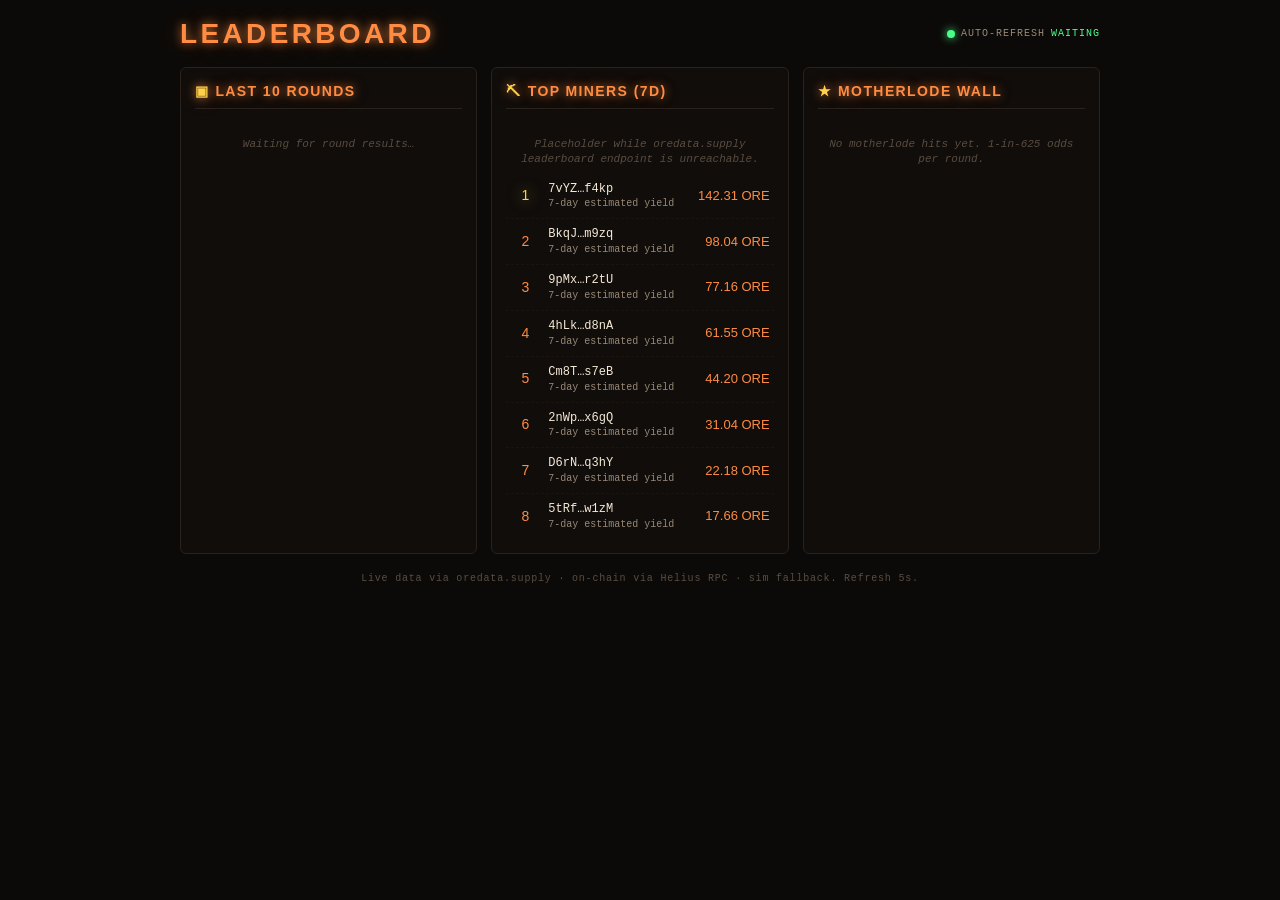
<file: leaderboard.html>
<!doctype html>
<html lang="en">
<head>
<meta charset="utf-8">
<meta name="viewport" content="width=device-width,initial-scale=1">
<title>Leaderboard — ORE REALMS</title>
<link rel="stylesheet" href="css/hud.css?v=4">
<style>
  body { background: var(--bg-obsidian); overflow: auto; padding: 14px; }

  .wrap {
    max-width: 920px;
    margin: 0 auto;
  }

  .top {
    display: flex; align-items: center; justify-content: space-between;
    margin-bottom: 14px;
  }
  h1 {
    font-family: var(--font-display);
    color: var(--accent-orange);
    text-shadow: var(--glow-orange);
    font-size: 28px;
    letter-spacing: 0.12em;
    margin: 0;
    text-transform: uppercase;
  }
  .live-indicator {
    display: flex; align-items: center; gap: 6px;
    font-size: 10px;
    letter-spacing: 0.1em;
    color: var(--text-dim);
    text-transform: uppercase;
  }
  .live-indicator .status-text { color: var(--accent-green); }

  .columns {
    display: grid;
    grid-template-columns: 1fr 1fr 1fr;
    gap: 14px;
  }
  @media (max-width: 800px) {
    .columns { grid-template-columns: 1fr; }
  }

  .panel {
    background: var(--bg-panel);
    border: 1px solid var(--border-color);
    border-radius: 6px;
    padding: 14px;
  }
  .panel h2 {
    font-family: var(--font-display);
    font-size: 14px;
    color: var(--accent-orange);
    text-shadow: var(--glow-orange);
    letter-spacing: 0.1em;
    margin: 0 0 10px 0;
    text-transform: uppercase;
    padding-bottom: 6px;
    border-bottom: 1px solid var(--border-color);
  }
  .panel h2 .icon { color: var(--accent-gold); margin-right: 6px; }

  .row {
    display: grid;
    grid-template-columns: 30px 1fr auto;
    align-items: center;
    gap: 8px;
    padding: 7px 4px;
    border-bottom: 1px dashed #1a1410;
    font-size: 12px;
  }
  .row:last-child { border-bottom: none; }
  .row .rank {
    font-family: var(--font-display);
    color: var(--accent-orange);
    font-size: 14px;
    text-align: center;
  }
  .row .rank.gold { color: var(--accent-gold); text-shadow: var(--glow-gold); }
  .row .label { color: var(--text-primary); font-family: var(--font-mono); }
  .row .label .sub { display: block; color: var(--text-dim); font-size: 10px; }
  .row .value {
    font-family: var(--font-display);
    color: var(--accent-orange);
    font-size: 13px;
    text-align: right;
  }
  .row .value.gold { color: var(--accent-gold); text-shadow: var(--glow-gold); }

  .row.mother {
    background: linear-gradient(90deg, rgba(255,210,74,0.07), transparent);
    border-left: 2px solid var(--accent-gold);
    padding-left: 6px;
  }

  .empty-state {
    text-align: center;
    color: var(--text-faint);
    font-size: 11px;
    padding: 18px 0;
    font-style: italic;
  }

  footer {
    margin-top: 18px;
    text-align: center;
    color: var(--text-faint);
    font-size: 10px;
    letter-spacing: 0.08em;
  }

  /* Subtle pulse on the live indicator dot */
  .pulse-dot {
    width: 8px; height: 8px;
    border-radius: 50%;
    background: var(--accent-green);
    box-shadow: 0 0 8px var(--accent-green);
    animation: dot-pulse 1.6s ease-in-out infinite;
  }
  @keyframes dot-pulse {
    0%,100% { opacity: 1; transform: scale(1); }
    50%     { opacity: 0.4; transform: scale(0.7); }
  }
</style>
</head>
<body>
<div class="wrap">
  <div class="top">
    <h1>Leaderboard</h1>
    <div class="live-indicator">
      <span class="pulse-dot"></span>
      <span>Auto-refresh</span>
      <span class="status-text" id="lb-src">—</span>
    </div>
  </div>

  <div class="columns">
    <div class="panel">
      <h2><span class="icon">▣</span>Last 10 Rounds</h2>
      <div id="last-rounds"></div>
    </div>

    <div class="panel">
      <h2><span class="icon">⛏</span>Top Miners (7d)</h2>
      <div id="top-miners"></div>
    </div>

    <div class="panel">
      <h2><span class="icon">★</span>Motherlode Wall</h2>
      <div id="motherlodes"></div>
    </div>
  </div>

  <footer>
    Live data via oredata.supply &middot; on-chain via Helius RPC &middot; sim fallback. Refresh 5s.
  </footer>
</div>

<div id="pb-debug"></div>

<script src="js/portals-bridge.js?v=4"></script>
<script src="js/ore-decode.js?v=4"></script>
<script src="js/solana.js?v=4"></script>
<script src="js/ore-client.js?v=4"></script>
<script>
  if (location.search.indexOf('debug=1') !== -1) document.body.classList.add('debug');

  var elRounds = document.getElementById('last-rounds');
  var elMiners = document.getElementById('top-miners');
  var elMothers = document.getElementById('motherlodes');
  var elSrc = document.getElementById('lb-src');

  function emptyMsg(msg) {
    return '<div class="empty-state">' + msg + '</div>';
  }

  function renderLastRounds(rounds) {
    if (!rounds || rounds.length === 0) { elRounds.innerHTML = emptyMsg('Waiting for round results…'); return; }
    var html = '';
    // Newest first
    var recent = rounds.slice().reverse().slice(0, 10);
    for (var i = 0; i < recent.length; i++) {
      var r = recent[i];
      var rankCls = (i === 0) ? 'gold' : '';
      var motherCls = r.motherlode ? 'mother' : '';
      var payout = r.pool ? r.pool.toFixed(3) + ' SOL' : '—';
      html += '<div class="row ' + motherCls + '">' +
        '<div class="rank ' + rankCls + '">#' + (r.round || '?') + '</div>' +
        '<div class="label">Cell ' + r.winner + (r.motherlode ? ' <span class="text-gold">MOTHERLODE</span>' : '') +
        '<span class="sub">' + (r.motherlode ? 'motherlode payout' : 'standard payout') + '</span></div>' +
        '<div class="value ' + (r.motherlode ? 'gold' : '') + '">' + payout + '</div>' +
        '</div>';
    }
    elRounds.innerHTML = html;
  }

  function renderMotherlodes(motherlodes) {
    if (!motherlodes || motherlodes.length === 0) {
      elMothers.innerHTML = emptyMsg('No motherlode hits yet. 1-in-625 odds per round.');
      return;
    }
    var html = '';
    var recent = motherlodes.slice().reverse();
    for (var i = 0; i < recent.length; i++) {
      var r = recent[i];
      html += '<div class="row mother">' +
        '<div class="rank gold">★</div>' +
        '<div class="label">Round ' + r.round + ' &middot; Cell ' + r.winner +
        '<span class="sub">cumulative motherlode pool</span></div>' +
        '<div class="value gold">' + (r.pool ? r.pool.toFixed(3) : '~10') + ' ORE</div>' +
        '</div>';
    }
    elMothers.innerHTML = html;
  }

  // Placeholder top-miners list — once a real oredata.supply endpoint is reachable
  // this gets populated; otherwise we synthesize plausible bogus names for visual.
  function renderTopMiners(miners) {
    if (!miners || miners.length === 0) {
      // Synthesize a placeholder so the panel doesn't look broken.
      miners = [
        { addr: '7vYZ…f4kp', ore: 142.31 },
        { addr: 'BkqJ…m9zq', ore:  98.04 },
        { addr: '9pMx…r2tU', ore:  77.16 },
        { addr: '4hLk…d8nA', ore:  61.55 },
        { addr: 'Cm8T…s7eB', ore:  44.20 },
        { addr: '2nWp…x6gQ', ore:  31.04 },
        { addr: 'D6rN…q3hY', ore:  22.18 },
        { addr: '5tRf…w1zM', ore:  17.66 }
      ];
      var html = '<div class="empty-state" style="padding-bottom:6px">Placeholder while oredata.supply leaderboard endpoint is unreachable.</div>';
      for (var i = 0; i < miners.length; i++) {
        var m = miners[i];
        var rankCls = (i === 0) ? 'gold' : '';
        html += '<div class="row">' +
          '<div class="rank ' + rankCls + '">' + (i + 1) + '</div>' +
          '<div class="label mono">' + m.addr +
          '<span class="sub">7-day estimated yield</span></div>' +
          '<div class="value">' + m.ore.toFixed(2) + ' ORE</div>' +
          '</div>';
      }
      elMiners.innerHTML = html;
      return;
    }
    var html = '';
    for (var i = 0; i < miners.length && i < 10; i++) {
      var m = miners[i];
      var rankCls = (i === 0) ? 'gold' : '';
      html += '<div class="row">' +
        '<div class="rank ' + rankCls + '">' + (i + 1) + '</div>' +
        '<div class="label mono">' + (m.addr || m.address || '—') +
        '<span class="sub">' + (m.label || '7-day yield') + '</span></div>' +
        '<div class="value">' + (m.ore ? m.ore.toFixed(2) + ' ORE' : '—') + '</div>' +
        '</div>';
    }
    elMiners.innerHTML = html;
  }

  function refresh() {
    var hist = (window.OreClient && OreClient.getHistory) ? OreClient.getHistory() : { rounds: [], motherlodes: [] };
    renderLastRounds(hist.rounds);
    renderMotherlodes(hist.motherlodes);
    // Top miners: try oredata; fall back to placeholder.
    fetch('https://oredata.supply/api/leaderboard?days=7', { cache: 'no-store' })
      .then(function (r) { if (!r.ok) throw new Error('HTTP ' + r.status); return r.json(); })
      .then(function (j) { renderTopMiners(j && j.miners); })
      .catch(function () { renderTopMiners(null); });

    var src = (window.OreClient && OreClient.getSource) ? OreClient.getSource() : null;
    elSrc.textContent = src ? src.toUpperCase() : 'WAITING';
  }

  // Start the OreClient so history fills up; we also listen to ore:history events.
  OreClient.startPolling({
    onGrid: function () { /* no-op; we refresh on a timer */ },
    onSource: function (s) { elSrc.textContent = s ? s.toUpperCase() : 'OFFLINE'; }
  });

  window.addEventListener('ore:history', function () { refresh(); });

  refresh();
  setInterval(refresh, 5000);
</script>
</body>
</html>
</file>
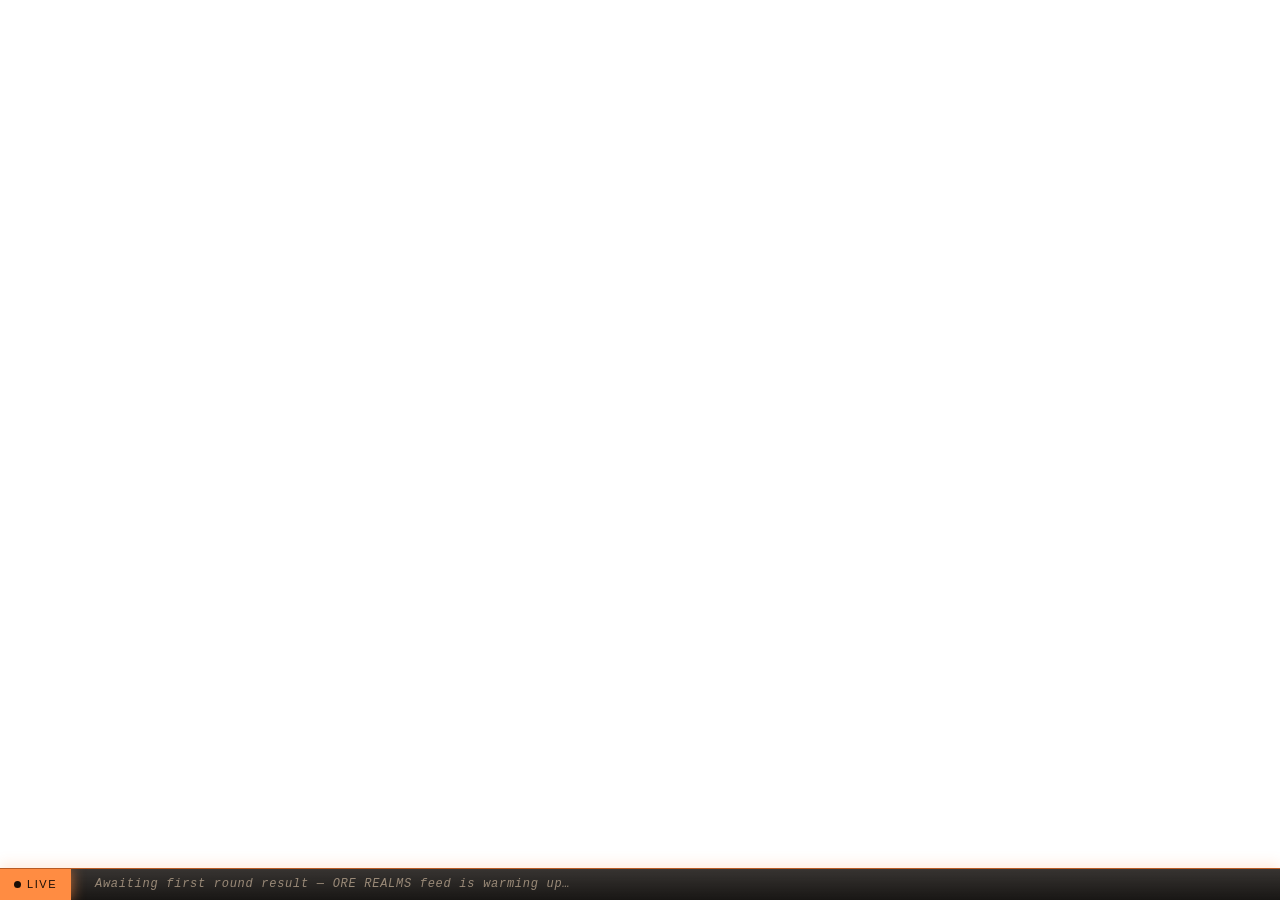
<file: news-ticker.html>
<!doctype html>
<html lang="en">
<head>
<meta charset="utf-8">
<meta name="viewport" content="width=device-width,initial-scale=1">
<title>News Ticker — ORE REALMS</title>
<link rel="stylesheet" href="css/hud.css?v=4">
<style>
  /* Ticker is meant to be docked at the bottom of the viewport as an
     overlay, so the body stays transparent by default. The wrapper is
     fixed to the bottom and spans the full width. */
  html, body { margin: 0; padding: 0; background: transparent; overflow: hidden; }
  body.solid-bg { background: var(--bg-obsidian); }

  .ticker-wrap {
    position: fixed;
    left: 0;
    right: 0;
    bottom: 0;
    height: 32px;
    background: linear-gradient(180deg, rgba(20,16,13,0.85), rgba(12,10,8,0.95));
    border-top: 1px solid var(--accent-orange-dim);
    box-shadow: 0 -4px 14px rgba(255,140,66,0.18);
    overflow: hidden;
    display: flex;
    align-items: center;
    backdrop-filter: blur(8px);
    -webkit-backdrop-filter: blur(8px);
  }

  .ticker-label {
    flex: 0 0 auto;
    padding: 0 14px;
    height: 100%;
    display: flex;
    align-items: center;
    background: var(--accent-orange);
    color: #1a0e06;
    font-family: var(--font-display);
    font-size: 11px;
    letter-spacing: 0.14em;
    text-transform: uppercase;
    box-shadow: 0 0 14px rgba(255,140,66,0.7);
    z-index: 2;
  }
  .ticker-label .dot {
    width: 7px;
    height: 7px;
    background: #1a0e06;
    border-radius: 50%;
    margin-right: 6px;
    animation: dot-pulse 1.6s ease-in-out infinite;
  }
  @keyframes dot-pulse {
    0%,100% { opacity: 1; transform: scale(1); }
    50%     { opacity: 0.3; transform: scale(0.6); }
  }

  .ticker-track {
    flex: 1 1 auto;
    overflow: hidden;
    position: relative;
    height: 100%;
  }

  .ticker-content {
    position: absolute;
    top: 0;
    left: 100%;
    height: 100%;
    display: flex;
    align-items: center;
    white-space: nowrap;
    font-family: var(--font-mono);
    font-size: 13px;
    color: var(--text-primary);
    letter-spacing: 0.04em;
    will-change: transform;
    animation: ticker-scroll linear infinite;
  }
  .ticker-content .item {
    padding: 0 28px;
    display: inline-flex;
    align-items: center;
    gap: 6px;
  }
  .ticker-content .item .sep {
    color: var(--accent-orange-dim);
    margin: 0 4px;
  }
  .ticker-content .item .round {
    color: var(--accent-orange);
    font-family: var(--font-display);
    font-size: 12px;
  }
  .ticker-content .item .cell {
    color: var(--accent-gold);
    text-shadow: var(--glow-gold);
    font-family: var(--font-display);
    font-size: 13px;
  }
  .ticker-content .item .amt {
    color: var(--accent-orange);
    font-family: var(--font-display);
  }
  .ticker-content .item.mother {
    color: var(--accent-gold);
    text-shadow: var(--glow-gold);
  }
  .ticker-content .item.mother .badge {
    background: var(--accent-gold);
    color: #1a0e06;
    padding: 1px 5px;
    border-radius: 2px;
    font-family: var(--font-display);
    font-size: 10px;
    letter-spacing: 0.1em;
    margin-right: 4px;
  }

  /* Scroll right-to-left across the visible track. The translateX percent
     refers to the .ticker-content's own width, so 100% means the content
     has fully left the viewport on the right. Duration is set inline by
     JS based on the content's pixel width so scroll speed is roughly
     constant regardless of how many items. */
  @keyframes ticker-scroll {
    from { transform: translateX(0); }
    to   { transform: translateX(-100%); }
  }

  .ticker-empty {
    padding: 0 24px;
    color: var(--text-dim);
    font-style: italic;
    font-size: 12px;
    letter-spacing: 0.06em;
  }
</style>
</head>
<body>
<div class="ticker-wrap">
  <div class="ticker-label"><span class="dot"></span>LIVE</div>
  <div class="ticker-track">
    <div class="ticker-content" id="ticker"></div>
  </div>
</div>

<div id="pb-debug"></div>

<script src="js/portals-bridge.js?v=4"></script>
<script src="js/ore-decode.js?v=4"></script>
<script src="js/solana.js?v=4"></script>
<script src="js/ore-client.js?v=4"></script>
<script>
  if (location.search.indexOf('debug=1') !== -1) document.body.classList.add('debug');
  if (location.search.indexOf('solid=1') !== -1) document.body.classList.add('solid-bg');

  var elTicker = document.getElementById('ticker');

  // Pixels per second for the scroll. The track duration is computed from
  // the content's measured width so the visual speed stays constant.
  var SCROLL_PX_PER_SEC = 80;

  function fmtSol(v) {
    if (v == null || !isFinite(v)) return '—';
    if (v >= 10) return v.toFixed(1) + ' SOL';
    return v.toFixed(2) + ' SOL';
  }

  function buildItem(r) {
    var motherCls = r.motherlode ? 'item mother' : 'item';
    var badge = r.motherlode ? '<span class="badge">MOTHERLODE</span>' : '';
    var payout = (r.pool != null) ? fmtSol(r.pool) : '—';
    var winner = (r.winner != null) ? r.winner : '?';
    var round  = (r.round != null) ? r.round : '?';
    return '<div class="' + motherCls + '">' +
      badge +
      '<span class="round">Round ' + round + '</span>' +
      '<span class="sep">·</span>' +
      '<span>winner</span>' +
      '<span class="cell">Cell ' + winner + '</span>' +
      '<span class="sep">·</span>' +
      '<span class="amt">' + payout + '</span>' +
      '<span>paid out</span>' +
    '</div>';
  }

  function buildPlaceholder() {
    return '<div class="ticker-empty">Awaiting first round result — ORE REALMS feed is warming up…</div>';
  }

  function render(rounds) {
    if (!rounds || rounds.length === 0) {
      elTicker.innerHTML = buildPlaceholder();
      // Don't animate the placeholder.
      elTicker.style.animation = 'none';
      elTicker.style.transform = 'translateX(0)';
      elTicker.style.position = 'static';
      return;
    }
    // Newest first; show up to 10 items, then loop them twice so the scroll
    // feels continuous even if there are only a couple rounds.
    var recent = rounds.slice().reverse().slice(0, 10);
    var html = '';
    var loops = recent.length < 4 ? 3 : 2;
    for (var k = 0; k < loops; k++) {
      for (var i = 0; i < recent.length; i++) {
        html += buildItem(recent[i]);
      }
    }
    elTicker.innerHTML = html;
    elTicker.style.position = 'absolute';

    // Measure and set animation duration proportional to content width.
    // We do this on the next frame so the browser has laid out the items.
    requestAnimationFrame(function () {
      var w = elTicker.scrollWidth || elTicker.offsetWidth || 800;
      var trackWidth = elTicker.parentNode.offsetWidth || window.innerWidth || 800;
      var totalDistance = w + trackWidth; // off-right to off-left
      var dur = Math.max(8, totalDistance / SCROLL_PX_PER_SEC);
      elTicker.style.animation = 'none';
      // Force reflow to restart animation cleanly
      // eslint-disable-next-line no-unused-expressions
      elTicker.offsetWidth;
      elTicker.style.animation = 'ticker-scroll ' + dur.toFixed(1) + 's linear infinite';
    });
  }

  function pullAndRender() {
    var hist = (window.OreClient && OreClient.getHistory)
      ? OreClient.getHistory()
      : { rounds: [], motherlodes: [] };
    render(hist.rounds);
  }

  // Start the OreClient so history fills up.
  OreClient.startPolling({
    onGrid: function () { /* no-op; ticker only needs round history */ },
    onSource: function (s) { PortalsBridge.debugLog('ticker source: ' + s); }
  });

  // Re-render every 5 seconds + immediately on history update.
  pullAndRender();
  setInterval(pullAndRender, 5000);
  window.addEventListener('ore:history', pullAndRender);

  // Pause animation on hover so users can read items.
  var wrap = document.querySelector('.ticker-wrap');
  wrap.addEventListener('mouseenter', function () { elTicker.style.animationPlayState = 'paused'; });
  wrap.addEventListener('mouseleave', function () { elTicker.style.animationPlayState = 'running'; });
</script>
</body>
</html>
</file>
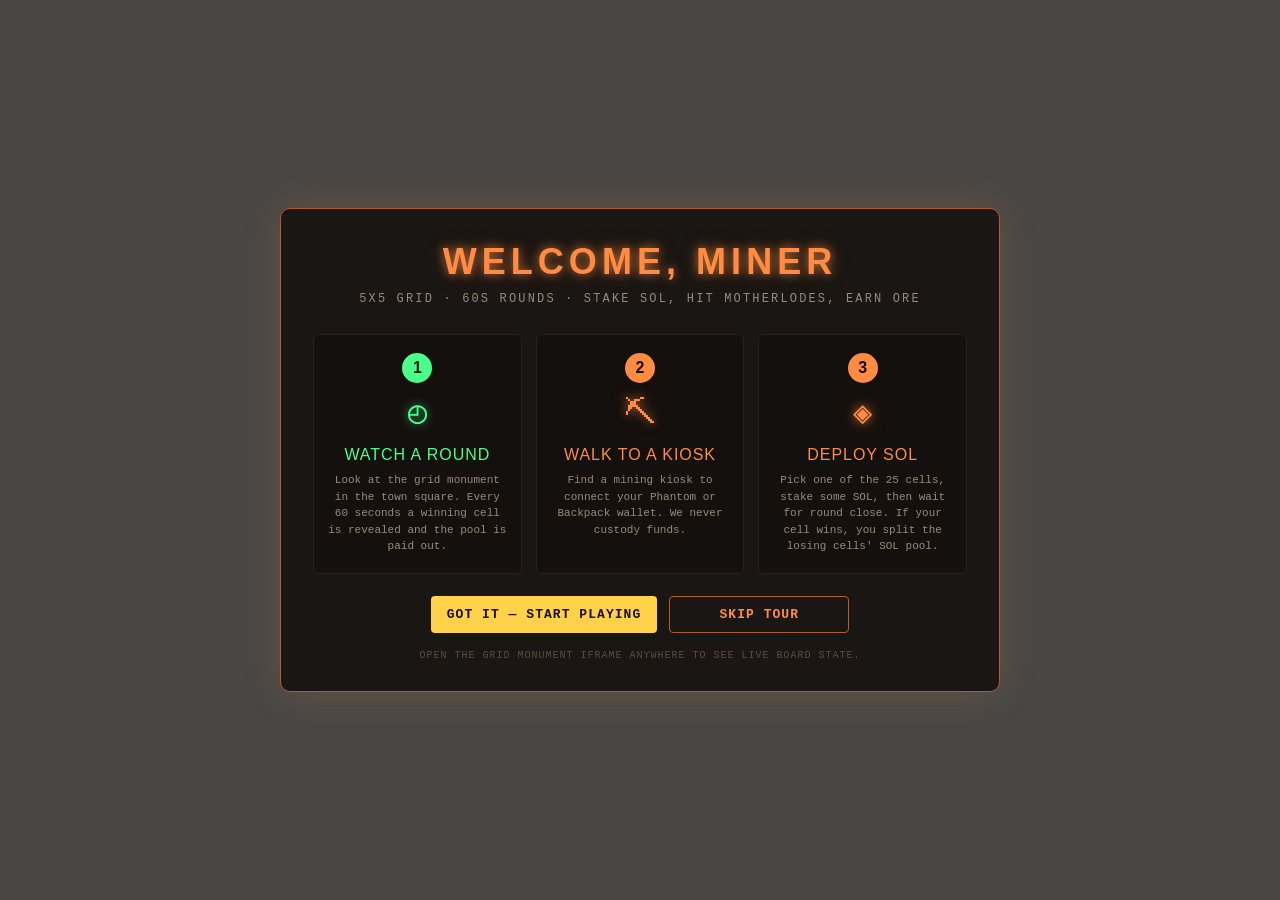
<file: welcome.html>
<!doctype html>
<html lang="en">
<head>
<meta charset="utf-8">
<meta name="viewport" content="width=device-width,initial-scale=1">
<title>Welcome — ORE REALMS</title>
<link rel="stylesheet" href="css/hud.css?v=4">
<style>
  body { background: rgba(12,10,8,0.75); overflow: hidden; }
  body.solid-bg { background: var(--bg-obsidian); }

  .wrap {
    position: fixed;
    inset: 0;
    display: flex;
    align-items: center;
    justify-content: center;
    padding: 20px;
  }

  .card {
    width: 100%;
    max-width: 720px;
    background: var(--bg-panel);
    border: 1px solid var(--accent-orange-dim);
    border-radius: 10px;
    padding: 28px 32px;
    box-shadow: 0 0 40px rgba(255,140,66,0.18);
    backdrop-filter: blur(10px);
    -webkit-backdrop-filter: blur(10px);
  }

  h1 {
    font-family: var(--font-display);
    color: var(--accent-orange);
    text-shadow: var(--glow-orange);
    font-size: 36px;
    letter-spacing: 0.14em;
    margin: 0 0 4px 0;
    text-transform: uppercase;
    text-align: center;
  }
  .tagline {
    text-align: center;
    color: var(--text-dim);
    font-size: 12px;
    letter-spacing: 0.18em;
    text-transform: uppercase;
    margin-bottom: 26px;
  }

  .steps {
    display: grid;
    grid-template-columns: repeat(3, 1fr);
    gap: 14px;
    margin-bottom: 22px;
  }
  @media (max-width: 600px) {
    .steps { grid-template-columns: 1fr; }
  }
  .step {
    background: #14100d;
    border: 1px solid var(--border-color);
    border-radius: 6px;
    padding: 18px 14px;
    text-align: center;
    transition: all 0.2s ease;
    cursor: default;
  }
  .step:hover {
    border-color: var(--accent-orange);
    box-shadow: 0 0 12px rgba(255,140,66,0.3);
    transform: translateY(-2px);
  }
  .step .num {
    display: inline-block;
    width: 30px;
    height: 30px;
    line-height: 30px;
    border-radius: 50%;
    background: var(--accent-orange);
    color: #1a0e06;
    font-family: var(--font-display);
    font-size: 16px;
    font-weight: bold;
    margin-bottom: 10px;
  }
  .step .title {
    font-family: var(--font-display);
    color: var(--accent-orange);
    font-size: 16px;
    letter-spacing: 0.06em;
    margin-bottom: 6px;
    text-transform: uppercase;
  }
  .step .desc {
    color: var(--text-dim);
    font-size: 11px;
    line-height: 1.5;
  }
  .step .icon {
    font-size: 32px;
    color: var(--accent-orange);
    margin-bottom: 6px;
    text-shadow: var(--glow-orange);
  }
  .step.done .num { background: var(--accent-green); color: #0c1f10; }
  .step.done .icon { color: var(--accent-green); text-shadow: 0 0 10px rgba(74,255,138,0.7); }
  .step.done .title { color: var(--accent-green); }

  .actions {
    display: flex;
    justify-content: center;
    gap: 12px;
  }
  .actions .btn {
    min-width: 180px;
  }

  .hint {
    margin-top: 16px;
    text-align: center;
    color: var(--text-faint);
    font-size: 10px;
    letter-spacing: 0.1em;
    text-transform: uppercase;
  }
</style>
</head>
<body>
<div class="wrap">
  <div class="card">
    <h1>Welcome, Miner</h1>
    <div class="tagline">5x5 grid · 60s rounds · stake SOL, hit motherlodes, earn ORE</div>

    <div class="steps">
      <div class="step" id="step-1">
        <div class="num">1</div>
        <div class="icon">◴</div>
        <div class="title">Watch a Round</div>
        <div class="desc">Look at the grid monument in the town square. Every 60 seconds a winning cell is revealed and the pool is paid out.</div>
      </div>
      <div class="step" id="step-2">
        <div class="num">2</div>
        <div class="icon">⛏</div>
        <div class="title">Walk to a Kiosk</div>
        <div class="desc">Find a mining kiosk to connect your Phantom or Backpack wallet. We never custody funds.</div>
      </div>
      <div class="step" id="step-3">
        <div class="num">3</div>
        <div class="icon">◈</div>
        <div class="title">Deploy SOL</div>
        <div class="desc">Pick one of the 25 cells, stake some SOL, then wait for round close. If your cell wins, you split the losing cells' SOL pool.</div>
      </div>
    </div>

    <div class="actions">
      <button class="btn gold" id="btn-got-it">Got it — start playing</button>
      <button class="btn ghost" id="btn-skip">Skip tour</button>
    </div>

    <div class="hint">Open the Grid Monument iframe anywhere to see live board state.</div>
  </div>
</div>

<div id="pb-debug"></div>

<script src="js/portals-bridge.js?v=4"></script>
<script>
  if (location.search.indexOf('debug=1') !== -1) document.body.classList.add('debug');
  if (location.search.indexOf('solid=1') !== -1) document.body.classList.add('solid-bg');

  var step1 = document.getElementById('step-1');
  var step2 = document.getElementById('step-2');
  var step3 = document.getElementById('step-3');
  var btnGot  = document.getElementById('btn-got-it');
  var btnSkip = document.getElementById('btn-skip');

  // Show step progression visually — each step lights up after 2s.
  setTimeout(function () { step1.classList.add('done'); }, 700);
  setTimeout(function () { step2.classList.add('done'); }, 1500);
  setTimeout(function () { step3.classList.add('done'); }, 2300);

  function dismiss(reason) {
    try {
      PortalsBridge.activateTask('tutorial_done');
      PortalsBridge.sendRaw({ type: 'tutorial_done', reason: reason });
      PortalsBridge.debugLog('tutorial dismissed (' + reason + ')');
    } catch (e) { /* ignore */ }
    btnGot.disabled = true;
    btnSkip.disabled = true;
    btnGot.textContent = 'Closing…';
    // The Portals task should close the iframe; in case it doesn't, fade out locally.
    setTimeout(function () {
      document.querySelector('.card').style.transition = 'opacity 0.4s ease';
      document.querySelector('.card').style.opacity = '0';
    }, 200);
  }

  btnGot.addEventListener('click', function () { dismiss('got_it'); });
  btnSkip.addEventListener('click', function () { dismiss('skip'); });

  // Allow Portals to dismiss us too (e.g. timeout)
  PortalsBridge.onMessage(function (m) {
    if (m.type === 'welcome' && m.payload && m.payload[0] === 'dismiss') {
      dismiss('portals');
    }
  });
</script>
</body>
</html>
</file>
<file: css/hud.css>
/* ORE REALMS — shared design system
 * Dark obsidian background, accent orange, gold for motherlode.
 * Body is transparent by default so iframes overlay the 3D world cleanly.
 */

:root {
  --bg-obsidian: #0c0a08;
  --bg-panel: rgba(18, 14, 12, 0.86);
  --bg-panel-solid: #14100d;
  --border-color: #2a221c;
  --accent-orange: #ff8c42;
  --accent-orange-dim: #b85a23;
  --accent-gold: #ffd24a;
  --accent-red: #ff3a3a;
  --accent-green: #4aff8a;
  --accent-yellow: #ffd24a;
  --text-primary: #f6e9d8;
  --text-dim: #9a8a78;
  --text-faint: #5a4d40;
  --font-mono: 'Courier New', 'Consolas', monospace;
  --font-display: 'Impact', 'Arial Black', 'Helvetica Neue', sans-serif;
  --glow-orange: 0 0 10px rgba(255, 140, 66, 0.7), 0 0 20px rgba(255, 140, 66, 0.3);
  --glow-gold: 0 0 14px rgba(255, 210, 74, 0.8), 0 0 28px rgba(255, 210, 74, 0.4);
}

* {
  box-sizing: border-box;
}

html, body {
  margin: 0;
  padding: 0;
  background: transparent;
  color: var(--text-primary);
  font-family: var(--font-mono);
  font-size: 14px;
  line-height: 1.4;
  -webkit-font-smoothing: antialiased;
  user-select: none;
  overflow: hidden;
}

/* Use this on standalone test pages where you want the dark BG to show. */
body.solid-bg {
  background: var(--bg-obsidian);
}

/* HUD-sized panels (top bar) */
.hud-bar {
  display: flex;
  align-items: center;
  justify-content: space-between;
  width: 100%;
  height: 56px;
  padding: 0 16px;
  background: var(--bg-panel);
  border-bottom: 2px solid var(--accent-orange-dim);
  backdrop-filter: blur(8px);
  -webkit-backdrop-filter: blur(8px);
}

.hud-cell {
  display: flex;
  flex-direction: column;
  align-items: flex-start;
  justify-content: center;
  padding: 0 12px;
  min-width: 110px;
  border-right: 1px solid var(--border-color);
}

.hud-cell:last-of-type {
  border-right: none;
}

.hud-label {
  font-size: 10px;
  letter-spacing: 0.15em;
  color: var(--text-dim);
  text-transform: uppercase;
}

.hud-value {
  font-family: var(--font-display);
  font-size: 22px;
  font-weight: 900;
  color: var(--accent-orange);
  text-shadow: var(--glow-orange);
  letter-spacing: 0.04em;
}

.hud-value.gold {
  color: var(--accent-gold);
  text-shadow: var(--glow-gold);
}

.hud-value.dim {
  color: var(--text-dim);
  text-shadow: none;
}

/* Status dot */
.status-dot {
  width: 12px;
  height: 12px;
  border-radius: 50%;
  display: inline-block;
  background: var(--accent-red);
  box-shadow: 0 0 8px currentColor;
  transition: background 0.4s ease;
}
.status-dot.connected { background: var(--accent-green); color: var(--accent-green); }
.status-dot.simulated { background: var(--accent-yellow); color: var(--accent-yellow); }
.status-dot.offline { background: var(--accent-red); color: var(--accent-red); }

/* Generic panels */
.panel {
  background: var(--bg-panel);
  border: 1px solid var(--border-color);
  border-radius: 6px;
  padding: 16px;
  backdrop-filter: blur(8px);
  -webkit-backdrop-filter: blur(8px);
}

.panel-title {
  font-family: var(--font-display);
  font-size: 18px;
  color: var(--accent-orange);
  text-shadow: var(--glow-orange);
  letter-spacing: 0.08em;
  margin: 0 0 12px 0;
  text-transform: uppercase;
}

/* Buttons */
.btn {
  display: inline-block;
  padding: 10px 16px;
  background: var(--accent-orange);
  color: #1a0e06;
  border: none;
  border-radius: 4px;
  font-family: var(--font-mono);
  font-weight: bold;
  font-size: 13px;
  letter-spacing: 0.08em;
  text-transform: uppercase;
  cursor: pointer;
  transition: all 0.15s ease;
  text-decoration: none;
  text-align: center;
}

.btn:hover {
  background: var(--accent-gold);
  box-shadow: var(--glow-orange);
  transform: translateY(-1px);
}

.btn:active {
  transform: translateY(0);
}

.btn[disabled] {
  background: var(--text-faint);
  color: var(--text-dim);
  cursor: not-allowed;
  box-shadow: none;
  transform: none;
}

.btn.ghost {
  background: transparent;
  color: var(--accent-orange);
  border: 1px solid var(--accent-orange-dim);
}

.btn.ghost:hover {
  background: rgba(255, 140, 66, 0.1);
  color: var(--accent-gold);
}

.btn.gold {
  background: var(--accent-gold);
  color: #1a0e06;
}

/* Form inputs */
input[type="number"],
input[type="text"],
select {
  background: #1a1410;
  color: var(--text-primary);
  border: 1px solid var(--border-color);
  border-radius: 3px;
  padding: 8px 10px;
  font-family: var(--font-mono);
  font-size: 13px;
  outline: none;
  width: 100%;
}

input:focus, select:focus {
  border-color: var(--accent-orange);
  box-shadow: 0 0 6px rgba(255, 140, 66, 0.4);
}

label {
  display: block;
  font-size: 11px;
  letter-spacing: 0.1em;
  text-transform: uppercase;
  color: var(--text-dim);
  margin-bottom: 4px;
  margin-top: 10px;
}

/* Timer bar */
.timer-bar {
  width: 100%;
  height: 6px;
  background: #1a1410;
  border-radius: 3px;
  overflow: hidden;
  position: relative;
}

.timer-bar-fill {
  height: 100%;
  background: linear-gradient(90deg, var(--accent-orange) 0%, var(--accent-gold) 100%);
  transition: width 0.4s linear;
  box-shadow: 0 0 8px rgba(255, 140, 66, 0.6);
}

.timer-bar-fill.urgent {
  background: linear-gradient(90deg, var(--accent-red) 0%, var(--accent-orange) 100%);
  animation: pulse-urgent 1s ease-in-out infinite;
}

@keyframes pulse-urgent {
  0%, 100% { opacity: 1; }
  50% { opacity: 0.6; }
}

/* Debug area (hidden) */
#pb-debug {
  display: none;
}

/* Body.debug shows it */
body.debug #pb-debug {
  display: block;
  position: fixed;
  bottom: 0;
  left: 0;
  right: 0;
  max-height: 30vh;
  overflow-y: auto;
  background: rgba(0,0,0,0.85);
  color: #4aff8a;
  font-family: monospace;
  font-size: 10px;
  padding: 4px 8px;
  z-index: 9999;
  border-top: 1px solid var(--accent-orange-dim);
}

/* Display numbers (big bold ones) */
.display {
  font-family: var(--font-display);
  font-weight: 900;
  letter-spacing: 0.04em;
}

/* Utility */
.row { display: flex; align-items: center; gap: 8px; }
.col { display: flex; flex-direction: column; gap: 6px; }
.spacer { flex: 1; }
.center { display: flex; align-items: center; justify-content: center; }
.text-orange { color: var(--accent-orange); }
.text-gold { color: var(--accent-gold); }
.text-dim { color: var(--text-dim); }
.text-green { color: var(--accent-green); }
.text-red { color: var(--accent-red); }
.mono { font-family: var(--font-mono); }
.muted { opacity: 0.7; }
.hidden { display: none !important; }
</file>
